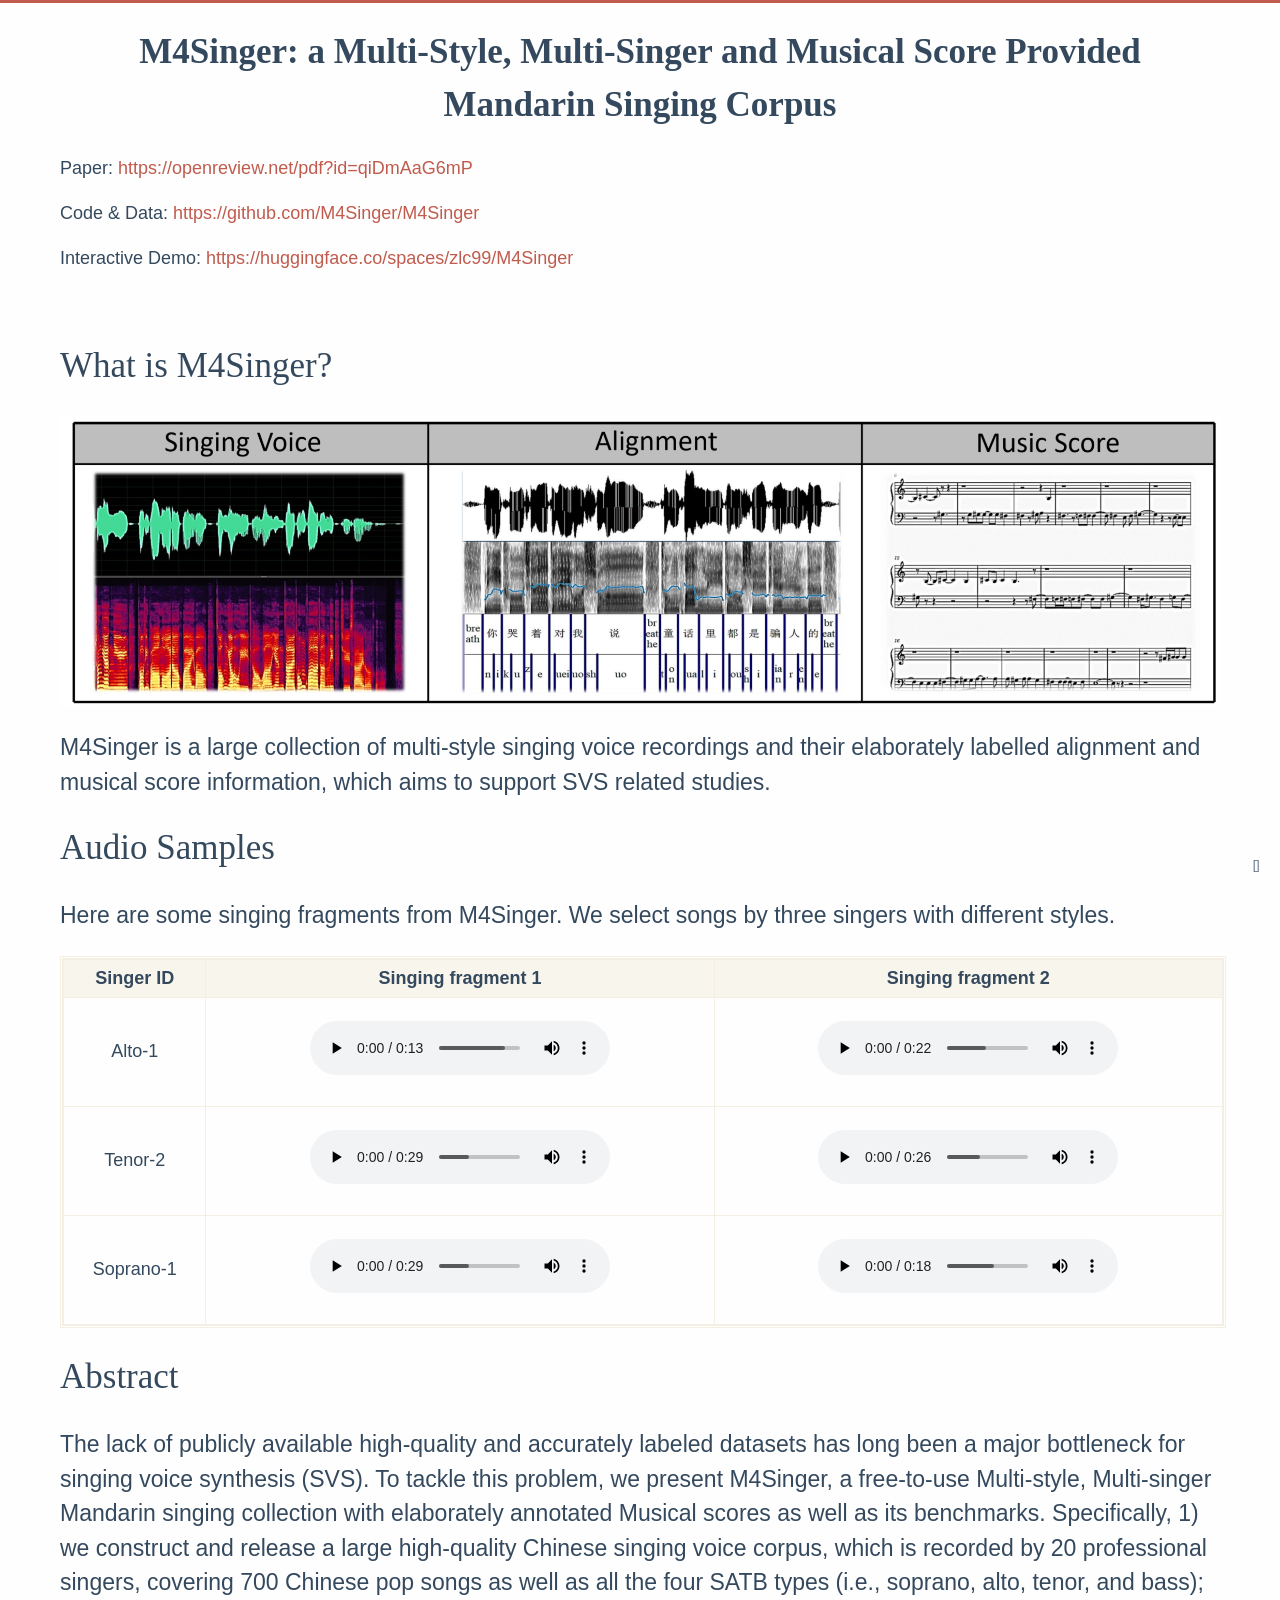
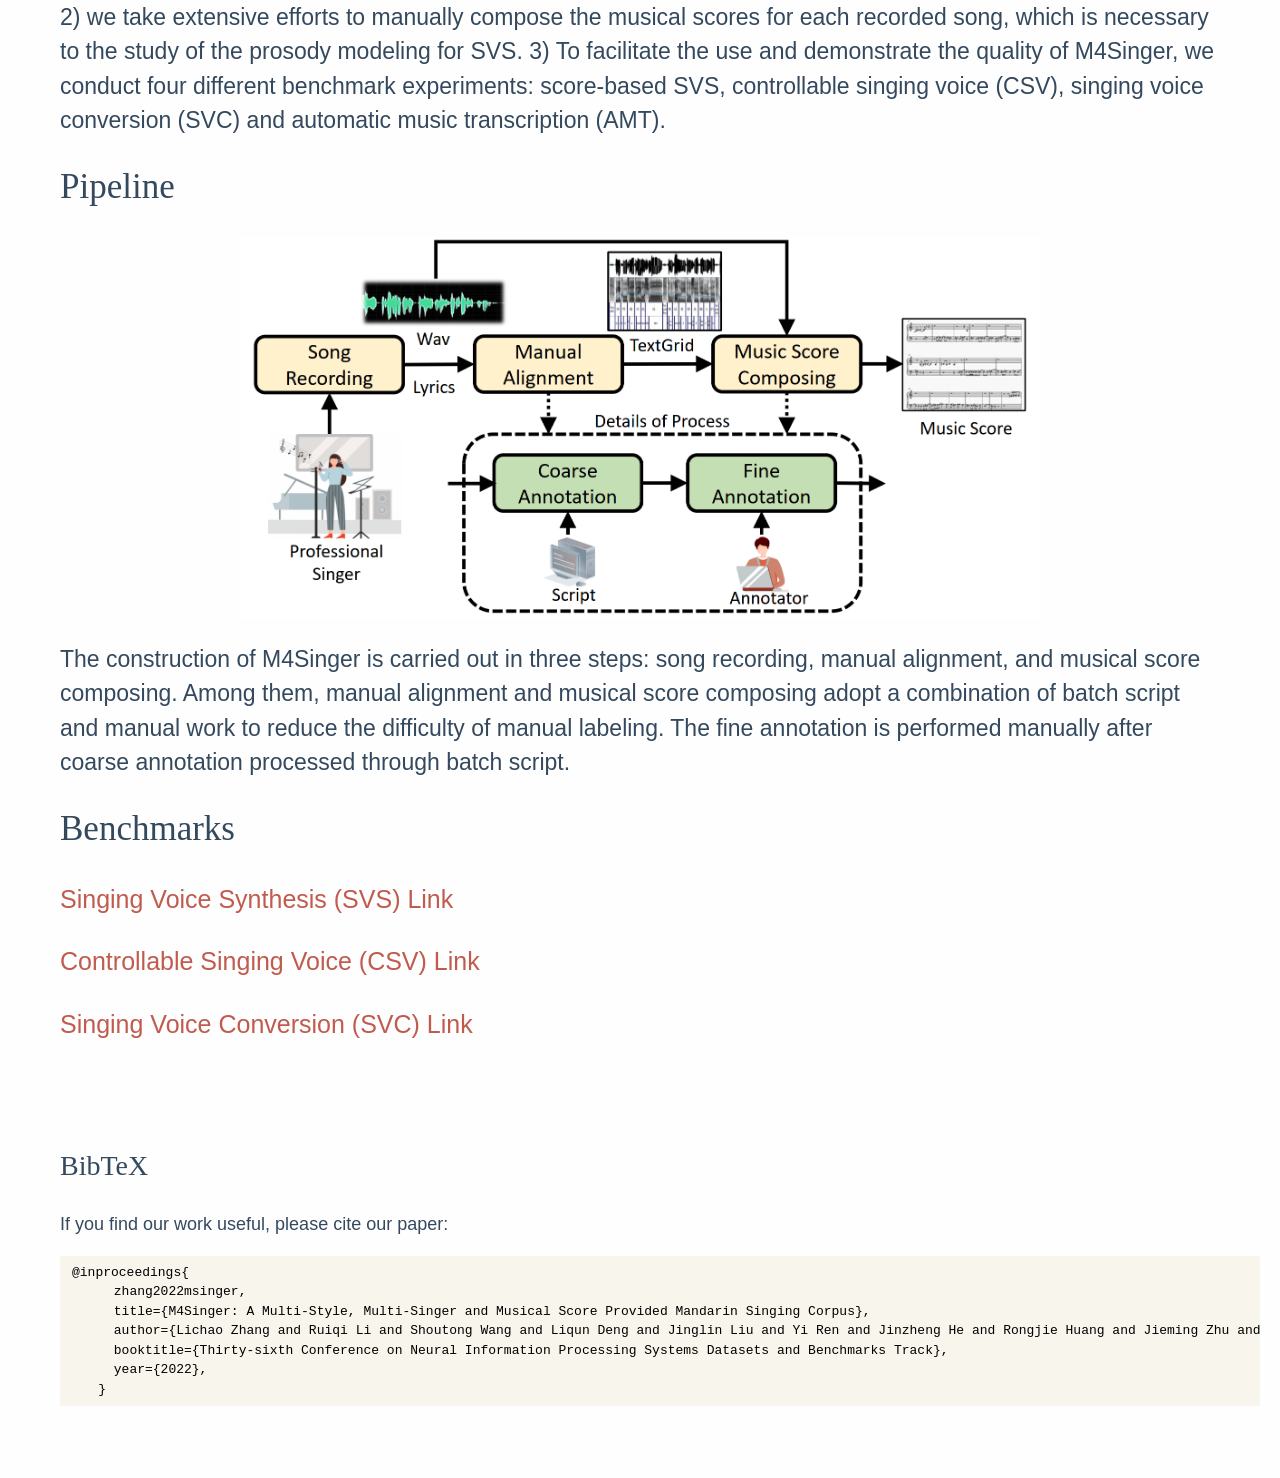
<file: index.html>
<!DOCTYPE html>
<html lang="en">
  <head><meta charset="UTF-8"/>
<meta http-equiv="X-UA-Compatible" content="IE=edge" />
<meta name="viewport" content="width=device-width, initial-scale=1, maximum-scale=1"/>


<meta http-equiv="Cache-Control" content="no-transform" />
<meta http-equiv="Cache-Control" content="no-siteapp" />

<meta name="theme-color" content="#f8f5ec" />
<meta name="msapplication-navbutton-color" content="#f8f5ec">
<meta name="apple-mobile-web-app-capable" content="yes">
<meta name="apple-mobile-web-app-status-bar-style" content="#f8f5ec">

<link rel="alternate" href="/default" title="M4Singer" ><link rel="shortcut icon" type="image/x-icon" href="/favicon.ico?v=2.11.1" />
<link rel="canonical" href="http://yoursite.com/"/>

<link rel="stylesheet" type="text/css" href="/lib/fancybox/jquery.fancybox.css" />
<link rel="stylesheet" type="text/css" href="/css/style.css?v=2.11.1" />

<script>
  window.config = {"leancloud":{"app_id":null,"app_key":null},"toc":true,"fancybox":true,"pjax":"","latex":false};
</script>

    <title>M4Singer</title>
  <meta name="generator" content="Hexo 6.0.0"></head>

  <body><div id="mobile-navbar" class="mobile-navbar">
  <div class="mobile-header-logo">
    <a href="/." class="logo">M4Singer</a>
  </div>
  <div class="mobile-navbar-icon">
    <span></span>
    <span></span>
    <span></span>
  </div>
</div>

<nav id="mobile-menu" class="mobile-menu slideout-menu">
  <ul class="mobile-menu-list"><a href="/">
        <li class="mobile-menu-item">Home
          </li>
      </a></ul>
</nav>
<div class="container" id="mobile-panel">
      <header id="header" class="header"></header>

      <main id="main" class="main">
        <div class="content-wrapper">
          <div id="content" class="content"><section id="posts" class="posts"><article class="post">
    <header class="post-header">
      <h1 style="text-align: center">M4Singer: a Multi-Style, Multi-Singer and Musical Score Provided Mandarin Singing Corpus</h1>
 
      <div class="post-meta"></div>
    </header>

    <div class="post-content">

    
    <p style="font-size:18px;" >Paper: <a href="https://openreview.net/pdf?id=qiDmAaG6mP">https://openreview.net/pdf?id=qiDmAaG6mP</a></p>
    <p style="font-size:18px;">Code & Data: <a href="https://github.com/M4Singer/M4Singer">https://github.com/M4Singer/M4Singer</a></p>
    <p style="font-size:18px;">Interactive Demo: <a href="https://huggingface.co/spaces/zlc99/M4Singer">https://huggingface.co/spaces/zlc99/M4Singer</a></p>

    <br />

<h1 id="What" ><a href="#What" class="headerlink" title="What"></a>What is M4Singer?</h1><p></p>
      <div style="text-align:center;">
        <img  id="content" width="1200" src="m4singer/image/content.png"/>
      </div>
      <p style="font-size:23px;">
        M4Singer is a large collection of multi-style singing voice recordings
        and their elaborately labelled alignment and musical score information, which aims to support SVS
        related studies.</p>
</ol>

<h1 id="Samples" ><a href="#Samples" class="headerlink" title="Samples"></a>Audio Samples</h1><p></p>

<p style="font-size:23px;">
  Here are some singing fragments from M4Singer. We select songs by three singers with different styles.
</p>
    <table>
      <thead>
      <tr>
      <th style="text-align:center"><strong>Singer ID</strong></th>
      <th style="text-align:center"><strong>Singing fragment 1</strong></th>
      <th style="text-align:center"><strong>Singing fragment 2</strong></th>
      </tr>
      </thead>
      <tbody>
      <tr>
      <td style="text-align:center">Alto-1</td>
      <td style="text-align:center"><figure >
      <audio controls preload="metadata">
      <source src="m4singer/audio/samples/Alto-1_1.wav" type="audio/wav">
      </audio>
      
      </figure>
      </td>
      <td style="text-align:center"><figure >
      <audio controls preload="metadata">
      <source src="m4singer/audio/samples/Alto-1_2.wav" type="audio/wav">
      </audio>
      
      </figure>
      </td>
      </tr>
      <tr>
      <td style="text-align:center">Tenor-2</td>
      <td style="text-align:center"><figure >
      <audio controls preload="metadata">
      <source src="m4singer/audio/samples/Tenor-2_1.wav" type="audio/wav">
      </audio>
      
      </figure>
      </td>
      <td style="text-align:center"><figure >
      <audio controls preload="metadata">
      <source src="m4singer/audio/samples/Tenor-2_2.wav" type="audio/wav">
      </audio>

      </figure>
      </td>
      </tr>
      <tr>
      <td style="text-align:center">Soprano-1</td>
      <td style="text-align:center"><figure >
      <audio controls preload="metadata">
      <source src="m4singer/audio/samples/Soprano-1_1.wav" type="audio/wav">
      </audio>
      
      </figure>
      </td>
      <td style="text-align:center"><figure >
      <audio controls preload="metadata">
      <source src="m4singer/audio/samples/Soprano-1_2.wav" type="audio/wav">
      </audio>
      
      </figure>
      </td>
      </tr>
      </tbody>
      </table>
</ol>

<h1 id="Abstract" ><a href="#Abstract" class="headerlink" title="Abstract"></a>Abstract</h1><p></p>
      <p style="font-size:23px;">
        The lack of publicly available high-quality and accurately labeled datasets has long
        been a major bottleneck for singing voice synthesis (SVS). To tackle this problem,
        we present M4Singer, a free-to-use Multi-style, Multi-singer Mandarin singing
        collection with elaborately annotated Musical scores as well as its benchmarks.
        Specifically, 1) we construct and release a large high-quality Chinese singing voice
        corpus, which is recorded by 20 professional singers, covering 700 Chinese pop
        songs as well as all the four SATB types (i.e., soprano, alto, tenor, and bass);
        2) we take extensive efforts to manually compose the musical scores for each
        recorded song, which is necessary to the study of the prosody modeling for SVS.
        3) To facilitate the use and demonstrate the quality of M4Singer, we conduct four
        different benchmark experiments: score-based SVS, controllable singing voice
        (CSV), singing voice conversion (SVC) and automatic music transcription (AMT).
      </p>
</ol>

<h1 id="Pipeline" ><a href="#Pipeline" class="Peaderlink" title="Pipeline"></a>Pipeline</h1><p></p>
<div style="text-align:center;">
  <img id="content" width="800" src="m4singer/image/biaozhu.jpg"/>
</div>
<p style="font-size:23px;">
  The construction of M4Singer is carried out in three steps: song recording,
  manual alignment, and musical score composing. Among them, manual alignment and musical score
  composing adopt a combination of batch script and manual work to reduce the difficulty of manual
  labeling. The fine annotation is performed manually after coarse annotation processed through batch
  script.
</p>
</ol>

<h1 id="Benchmarks" ><a href="#Benchmarks" class="headerlink" title="Benchmarks"></a>Benchmarks</h1><p></p>
        <p style="font-size:25px;"><a href="https://huggingface.co/spaces/zlc99/M4Singer">Singing Voice Synthesis (SVS) Link</a></p>
        <p style="font-size:25px;"><a href="csv_index.html">Controllable Singing Voice (CSV) Link</a></p>
        <p style="font-size:25px;"><a href="svc_index.html">Singing Voice Conversion (SVC) Link</a></p>
</ol><br /><br />

<section class="section" id="BibTeX">
  <div class="container is-max-desktop content">
    <h2 class="title">BibTeX</h2>
    <p>If you find our work useful, please cite our paper:</p>
    <pre><code style="color:rgb(0, 0, 0);">@inproceedings{
      zhang2022msinger,
      title={M4Singer: A Multi-Style, Multi-Singer and Musical Score Provided Mandarin Singing Corpus},
      author={Lichao Zhang and Ruiqi Li and Shoutong Wang and Liqun Deng and Jinglin Liu and Yi Ren and Jinzheng He and Rongjie Huang and Jieming Zhu and Xiao Chen and Zhou Zhao},
      booktitle={Thirty-sixth Conference on Neural Information Processing Systems Datasets and Benchmarks Track},
      year={2022},
    }
</code></pre>
  </div>
</section>

<h3 id><a href="#" class="headerlink" title></a></h3>
        </div></article>
      <nav class="pagination"></nav></section></div></div>
      </main>

      <footer id="footer" class="footer"></footer>

      <div class="back-to-top" id="back-to-top">
        <i class="iconfont icon-up"></i>
      </div>
    </div><script type="text/javascript" src="/lib/jquery/jquery.min.js"></script>
  <script type="text/javascript" src="/lib/slideout/slideout.js"></script>
  <script type="text/javascript" src="/lib/fancybox/jquery.fancybox.pack.js"></script>
  <script type="text/javascript" src="/js/src/even.js?v=2.11.1"></script>
</body>
</html>
</file>
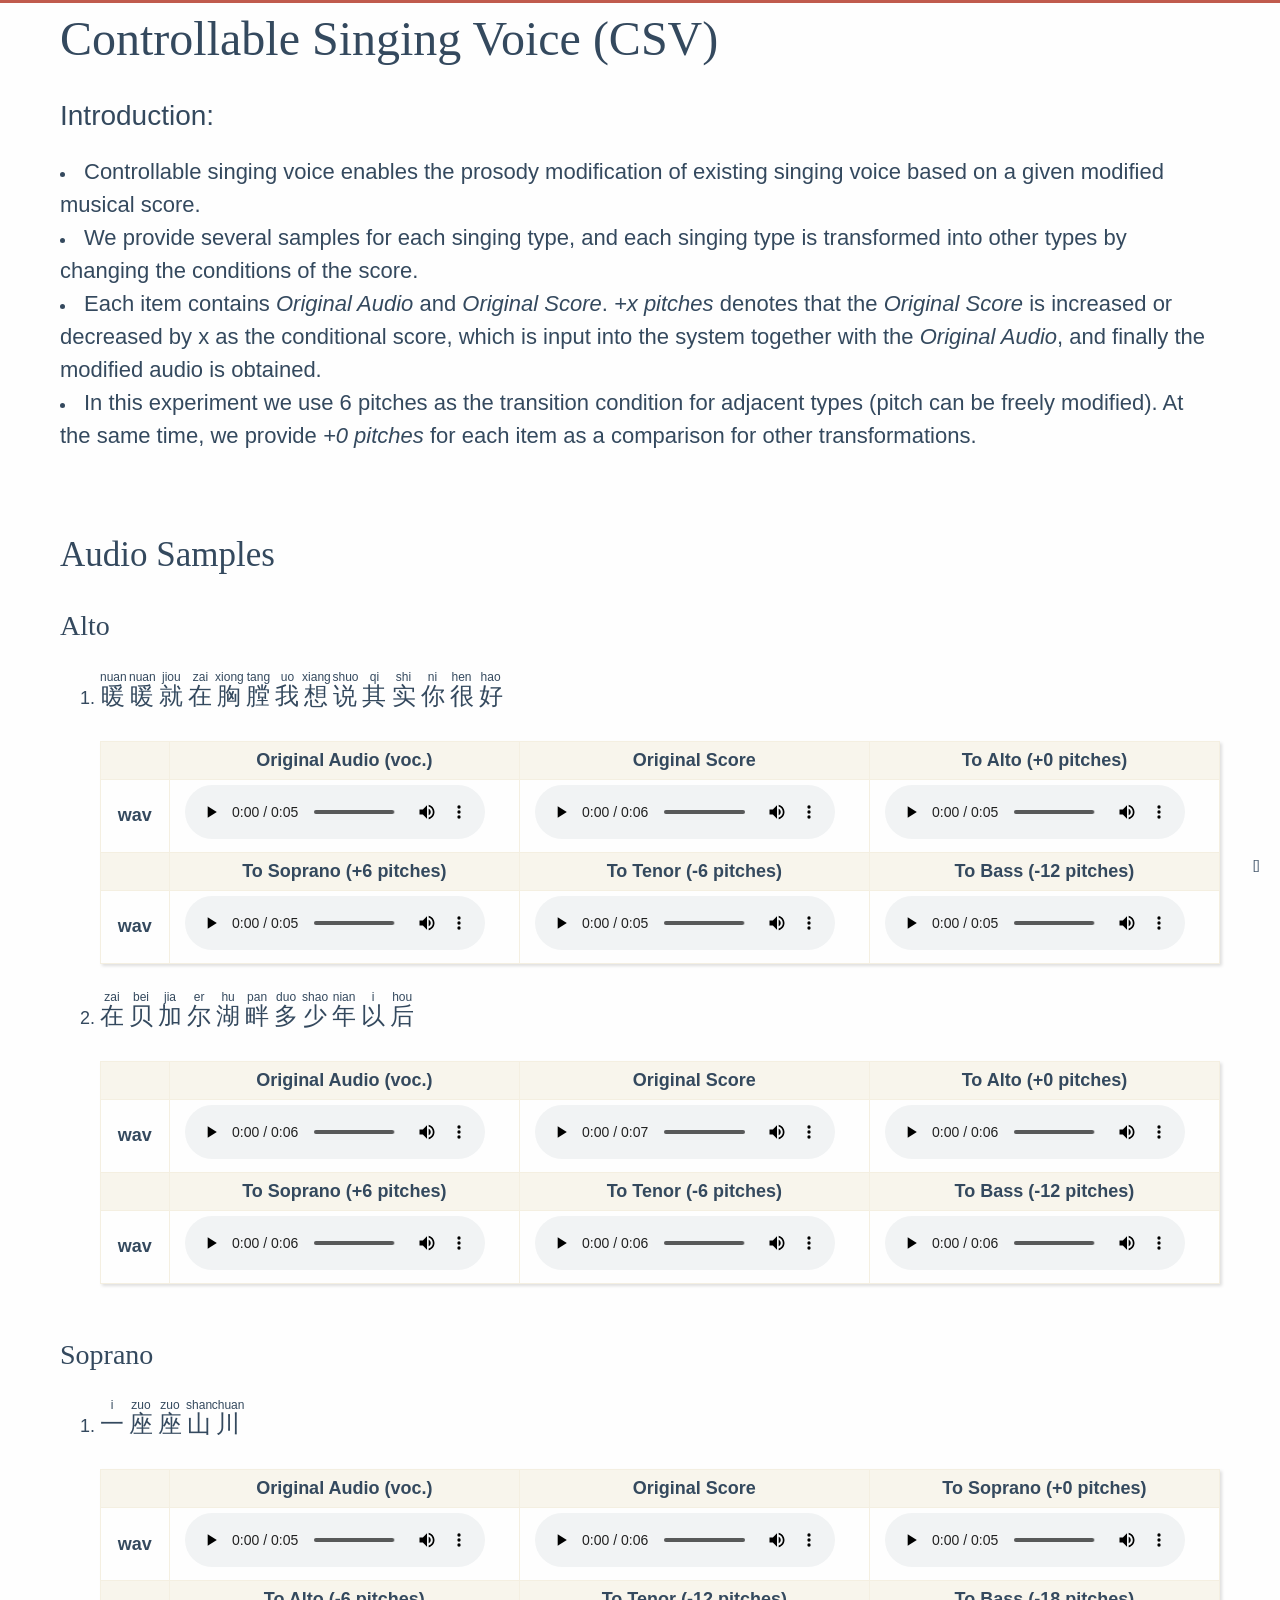
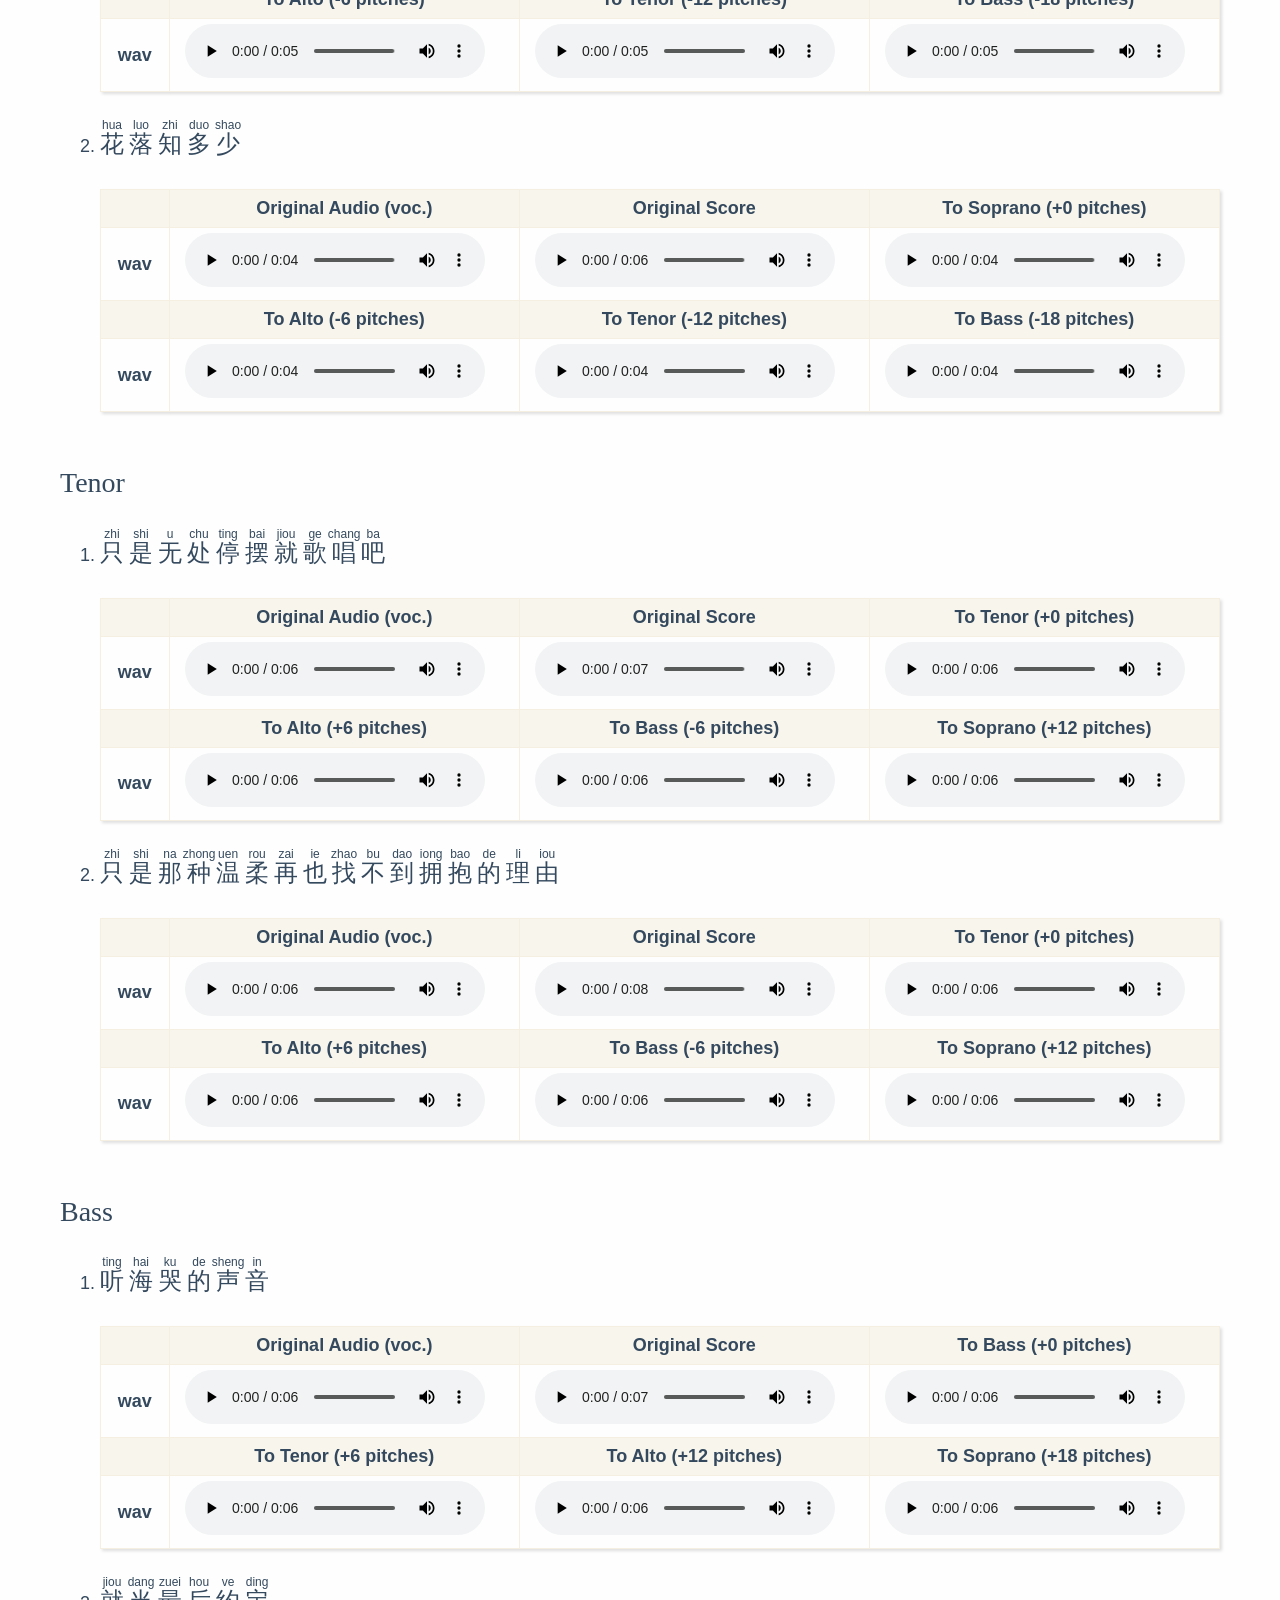
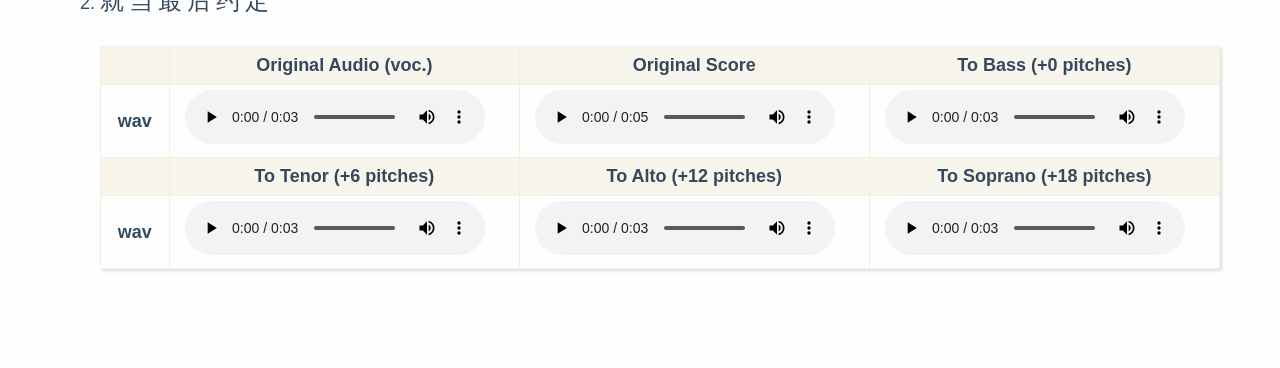
<file: csv_index.html>
<!DOCTYPE html>
<html lang="en">
  <head><meta charset="UTF-8"/>
<meta http-equiv="X-UA-Compatible" content="IE=edge" />
<meta name="viewport" content="width=device-width, initial-scale=1, maximum-scale=1"/>


<meta http-equiv="Cache-Control" content="no-transform" />
<meta http-equiv="Cache-Control" content="no-siteapp" />

<meta name="theme-color" content="#f8f5ec" />
<meta name="msapplication-navbutton-color" content="#f8f5ec">
<meta name="apple-mobile-web-app-capable" content="yes">
<meta name="apple-mobile-web-app-status-bar-style" content="#f8f5ec">

<link rel="alternate" href="/default" title="M4Singer" ><link rel="shortcut icon" type="image/x-icon" href="/favicon.ico?v=2.11.1" />
<link rel="canonical" href="http://yoursite.com/"/>

<link rel="stylesheet" type="text/css" href="/lib/fancybox/jquery.fancybox.css" />
<link rel="stylesheet" type="text/css" href="/css/style.css?v=2.11.1" />

<script>
  window.config = {"leancloud":{"app_id":null,"app_key":null},"toc":true,"fancybox":true,"pjax":"","latex":false};
</script>

    <title>M4Singer</title>
  <meta name="generator" content="Hexo 6.0.0"></head>

  <body><div id="mobile-navbar" class="mobile-navbar">
  <div class="mobile-header-logo">
    <a href="/." class="logo">M4Singer</a>
  </div>
  <div class="mobile-navbar-icon">
    <span></span>
    <span></span>
    <span></span>
  </div>
</div>

<nav id="mobile-menu" class="mobile-menu slideout-menu">
  <ul class="mobile-menu-list"><a href="/">
        <li class="mobile-menu-item">Home
          </li>
      </a></ul>
</nav>
<div class="container" id="mobile-panel">
      <header id="header" class="header"></header>

      <main id="main" class="main">
        <div class="content-wrapper">
          <div id="content" class="content"><section id="posts" class="posts"><article class="post">
    <header class="post-header">
      <h1 class="post-title">Controllable Singing Voice (CSV)</h1>

      <div class="post-meta"></div>
    </header>

    <div class="post-content">


<p><span style="text-align: left;font-size: 28px;">Introduction:</span><br /></p>
<li><span style="text-align: left;font-size: 22px;">Controllable singing voice enables the prosody modification of existing singing voice based on a given modified musical score.</span><br /></li>
<li><span style="text-align: left;font-size: 22px;">We provide several samples for each singing type, and each singing type is transformed into other types by changing the conditions of the score.</span><br /></li>
        <li><span style="text-align: left;font-size: 22px;">Each item contains <i>Original Audio</i> and <i>Original Score</i>. <i>+x pitches</i> denotes that the <i>Original Score</i> is increased or decreased by x as the conditional score, which is input into the system together with the <i>Original Audio</i>, and finally the modified audio is obtained.</span><br /></li>
        <li><span style="text-align: left;font-size: 22px;">In this experiment we use 6 pitches as the transition condition for adjacent types (pitch can be freely modified). At the same time, we provide <i>+0 pitches</i> for each item as a comparison for other transformations.</span><br /></li>
        <br /><br />


<h1 id="Audio-Samples"><a href="#Audio-Samples" class="headerlink" title="Audio Samples"></a>Audio Samples</h1><p></p>

        <h2 id="CSV-Alto"><a href="#CSV-Alto" class="headerlink" title="Alto"></a>Alto</h2><ol>
        <li>
            <ruby style="text-align: center;font-size: 24px;">暖<rt>nuan</rt></ruby>
            <ruby style="text-align: center;font-size: 24px;">暖<rt>nuan</rt></ruby>
            <ruby style="text-align: center;font-size: 24px;">就<rt>jiou</rt></ruby>
            <ruby style="text-align: center;font-size: 24px;">在<rt>zai</rt></ruby>
            <ruby style="text-align: center;font-size: 24px;">胸<rt>xiong</rt></ruby>
            <ruby style="text-align: center;font-size: 24px;">膛<rt>tang</rt></ruby>
            <ruby style="text-align: center;font-size: 24px;">我<rt>uo</rt></ruby>
            <ruby style="text-align: center;font-size: 24px;">想<rt>xiang</rt></ruby>
            <ruby style="text-align: center;font-size: 24px;">说<rt>shuo</rt></ruby>
            <ruby style="text-align: center;font-size: 24px;">其<rt>qi</rt></ruby>
            <ruby style="text-align: center;font-size: 24px;">实<rt>shi</rt></ruby>
            <ruby style="text-align: center;font-size: 24px;">你<rt>ni</rt></ruby>
            <ruby style="text-align: center;font-size: 24px;">很<rt>hen</rt></ruby>
            <ruby style="text-align: center;font-size: 24px;">好<rt>hao</rt></ruby>
        </li>
        <br />
    <table style="width: 100%;">
        <thead>
        <tr>
            <th></th>
            <th align="center">Original Audio (voc.)</th>
            <th align="center">Original Score</th>
            <th align="center">To Alto (+0 pitches)</th>
        </tr>
        </thead>
        <tbody>
        <tr>
            <th scope="row">wav</th>
            <td><audio controls><source src="m4singer/audio/CSV/GTvoc/1.wav" type="audio/wav"></audio></td>
            <td><audio controls><source src="m4singer/audio/CSV/midi/1.mp3" type="audio/mp3"></audio></td>
            <td><audio controls><source src="m4singer/audio/CSV/plus0/1.wav" type="audio/wav"></audio></td>
        </tr>
    </tbody>
        <thead>
        <tr>
            <th></th>
            <th align="center">To Soprano (+6 pitches)</th>
            <th align="center">To Tenor (-6 pitches)</th>
            <th align="center">To Bass (-12 pitches)</th>
        </tr>
        </thead>
        <tbody>
        <tr>
            <th scope="row">wav</th>
            <td><audio controls><source src="m4singer/audio/CSV/plus6/1.wav" type="audio/wav"></audio></td>
            <td><audio controls><source src="m4singer/audio/CSV/plus-6/1.wav" type="audio/wav"></audio></td>
            <td><audio controls><source src="m4singer/audio/CSV/plus-12/1.wav" type="audio/wav"></audio></td>
        </tr>
    </tbody>
    </table><br />

                <li>
                    <ruby style="text-align: center;font-size: 24px;">在<rt>zai</rt></ruby>
                    <ruby style="text-align: center;font-size: 24px;">贝<rt>bei</rt></ruby>
                    <ruby style="text-align: center;font-size: 24px;">加<rt>jia</rt></ruby>
                    <ruby style="text-align: center;font-size: 24px;">尔<rt>er</rt></ruby>
                    <ruby style="text-align: center;font-size: 24px;">湖<rt>hu</rt></ruby>
                    <ruby style="text-align: center;font-size: 24px;">畔<rt>pan</rt></ruby>
                    <ruby style="text-align: center;font-size: 24px;">多<rt>duo</rt></ruby>
                    <ruby style="text-align: center;font-size: 24px;">少<rt>shao</rt></ruby>
                    <ruby style="text-align: center;font-size: 24px;">年<rt>nian</rt></ruby>
                    <ruby style="text-align: center;font-size: 24px;">以<rt>i</rt></ruby>
                    <ruby style="text-align: center;font-size: 24px;">后<rt>hou</rt></ruby>
        </li>
        <br />
    <table style="width: 100%;">
        <thead>
        <tr>
            <th></th>
            <th align="center">Original Audio (voc.)</th>
            <th align="center">Original Score</th>
            <th align="center">To Alto (+0 pitches)</th>
        </tr>
        </thead>
        <tbody>
        <tr>
            <th scope="row">wav</th>
            <td><audio controls><source src="m4singer/audio/CSV/GTvoc/2.wav" type="audio/wav"></audio></td>
            <td><audio controls><source src="m4singer/audio/CSV/midi/2.mp3" type="audio/mp3"></audio></td>
            <td><audio controls><source src="m4singer/audio/CSV/plus0/2.wav" type="audio/wav"></audio></td>
        </tr>
    </tbody>
        <thead>
        <tr>
            <th></th>
            <th align="center">To Soprano (+6 pitches)</th>
            <th align="center">To Tenor (-6 pitches)</th>
            <th align="center">To Bass (-12 pitches)</th>
        </tr>
        </thead>
        <tbody>
        <tr>
            <th scope="row">wav</th>
            <td><audio controls><source src="m4singer/audio/CSV/plus6/2.wav" type="audio/wav"></audio></td>
            <td><audio controls><source src="m4singer/audio/CSV/plus-6/2.wav" type="audio/wav"></audio></td>
            <td><audio controls><source src="m4singer/audio/CSV/plus-12/2.wav" type="audio/wav"></audio></td>
        </tr>
    </tbody>
    </table><br />  </ol>


                <h2 id="CSV-Soprano"><a href="#CSV-Soprano" class="headerlink" title="Soprano"></a>Soprano</h2><ol>
        <li>
                    <ruby style="text-align: center;font-size: 24px;">一<rt>i</rt></ruby>
                    <ruby style="text-align: center;font-size: 24px;">座<rt>zuo</rt></ruby>
                    <ruby style="text-align: center;font-size: 24px;">座<rt>zuo</rt></ruby>
                    <ruby style="text-align: center;font-size: 24px;">山<rt>shan</rt></ruby>
                    <ruby style="text-align: center;font-size: 24px;">川<rt>chuan</rt></ruby>
        </li>
        <br />
    <table style="width: 100%;">
        <thead>
        <tr>
            <th></th>
            <th align="center">Original Audio (voc.)</th>
            <th align="center">Original Score</th>
            <th align="center">To Soprano (+0 pitches)</th>
        </tr>
        </thead>
        <tbody>
        <tr>
            <th scope="row">wav</th>
            <td><audio controls><source src="m4singer/audio/CSV/GTvoc/3.wav" type="audio/wav"></audio></td>
            <td><audio controls><source src="m4singer/audio/CSV/midi/3.mp3" type="audio/mp3"></audio></td>
            <td><audio controls><source src="m4singer/audio/CSV/plus0/3.wav" type="audio/wav"></audio></td>
        </tr>
    </tbody>
        <thead>
        <tr>
            <th></th>
            <th align="center">To Alto (-6 pitches)</th>
            <th align="center">To Tenor (-12 pitches)</th>
            <th align="center">To Bass (-18 pitches)</th>
        </tr>
        </thead>
        <tbody>
        <tr>
            <th scope="row">wav</th>
            <td><audio controls><source src="m4singer/audio/CSV/plus-6/3.wav" type="audio/wav"></audio></td>
            <td><audio controls><source src="m4singer/audio/CSV/plus-12/3.wav" type="audio/wav"></audio></td>
            <td><audio controls><source src="m4singer/audio/CSV/plus-18/3.wav" type="audio/wav"></audio></td>
        </tr>
    </tbody>
    </table><br />

           <li>
               <ruby style="text-align: center;font-size: 24px;">花<rt>hua</rt></ruby>
                    <ruby style="text-align: center;font-size: 24px;">落<rt>luo</rt></ruby>
                    <ruby style="text-align: center;font-size: 24px;">知<rt>zhi</rt></ruby>
                    <ruby style="text-align: center;font-size: 24px;">多<rt>duo</rt></ruby>
                    <ruby style="text-align: center;font-size: 24px;">少<rt>shao</rt></ruby>
        </li>
        <br />
    <table style="width: 100%;">
        <thead>
        <tr>
            <th></th>
            <th align="center">Original Audio (voc.)</th>
            <th align="center">Original Score</th>
            <th align="center">To Soprano (+0 pitches)</th>
        </tr>
        </thead>
        <tbody>
        <tr>
            <th scope="row">wav</th>
            <td><audio controls><source src="m4singer/audio/CSV/GTvoc/4.wav" type="audio/wav"></audio></td>
            <td><audio controls><source src="m4singer/audio/CSV/midi/4.mp3" type="audio/mp3"></audio></td>
            <td><audio controls><source src="m4singer/audio/CSV/plus0/4.wav" type="audio/wav"></audio></td>
        </tr>
    </tbody>
        <thead>
        <tr>
            <th></th>
            <th align="center">To Alto (-6 pitches)</th>
            <th align="center">To Tenor (-12 pitches)</th>
            <th align="center">To Bass (-18 pitches)</th>
        </tr>
        </thead>
        <tbody>
        <tr>
            <th scope="row">wav</th>
            <td><audio controls><source src="m4singer/audio/CSV/plus-6/4.wav" type="audio/wav"></audio></td>
            <td><audio controls><source src="m4singer/audio/CSV/plus-12/4.wav" type="audio/wav"></audio></td>
            <td><audio controls><source src="m4singer/audio/CSV/plus-18/4.wav" type="audio/wav"></audio></td>
        </tr>
    </tbody>
    </table><br /> </ol>

                <h2 id="CSV-Tenor"><a href="#CSV-Tenor" class="headerlink" title="Tenor"></a>Tenor</h2><ol>
        <li>
            <ruby style="text-align: center;font-size: 24px;">只<rt>zhi</rt></ruby>
                    <ruby style="text-align: center;font-size: 24px;">是<rt>shi</rt></ruby>
                    <ruby style="text-align: center;font-size: 24px;">无<rt>u</rt></ruby>
                    <ruby style="text-align: center;font-size: 24px;">处<rt>chu</rt></ruby>
                    <ruby style="text-align: center;font-size: 24px;">停<rt>ting</rt></ruby>
                    <ruby style="text-align: center;font-size: 24px;">摆<rt>bai</rt></ruby>
                    <ruby style="text-align: center;font-size: 24px;">就<rt>jiou</rt></ruby>
                    <ruby style="text-align: center;font-size: 24px;">歌<rt>ge</rt></ruby>
                    <ruby style="text-align: center;font-size: 24px;">唱<rt>chang</rt></ruby>
                    <ruby style="text-align: center;font-size: 24px;">吧<rt>ba</rt></ruby>
        </li>
        <br />
    <table style="width: 100%;">
        <thead>
        <tr>
            <th></th>
            <th align="center">Original Audio (voc.)</th>
            <th align="center">Original Score</th>
            <th align="center">To Tenor (+0 pitches)</th>
        </tr>
        </thead>
        <tbody>
        <tr>
            <th scope="row">wav</th>
            <td><audio controls><source src="m4singer/audio/CSV/GTvoc/5.wav" type="audio/wav"></audio></td>
            <td><audio controls><source src="m4singer/audio/CSV/midi/5.mp3" type="audio/mp3"></audio></td>
            <td><audio controls><source src="m4singer/audio/CSV/plus0/5.wav" type="audio/wav"></audio></td>
        </tr>
    </tbody>
        <thead>
        <tr>
            <th></th>
            <th align="center">To Alto (+6 pitches)</th>
            <th align="center">To Bass (-6 pitches)</th>
            <th align="center">To Soprano (+12 pitches)</th>
        </tr>
        </thead>
        <tbody>
        <tr>
            <th scope="row">wav</th>
            <td><audio controls><source src="m4singer/audio/CSV/plus6/5.wav" type="audio/wav"></audio></td>
            <td><audio controls><source src="m4singer/audio/CSV/plus-6/5.wav" type="audio/wav"></audio></td>
            <td><audio controls><source src="m4singer/audio/CSV/plus12/5.wav" type="audio/wav"></audio></td>
        </tr>
    </tbody>
    </table><br />

            <li>
                <ruby style="text-align: center;font-size: 24px;">只<rt>zhi</rt></ruby>
                <ruby style="text-align: center;font-size: 24px;">是<rt>shi</rt></ruby>
                <ruby style="text-align: center;font-size: 24px;">那<rt>na</rt></ruby>
                <ruby style="text-align: center;font-size: 24px;">种<rt>zhong</rt></ruby>
                <ruby style="text-align: center;font-size: 24px;">温<rt>uen</rt></ruby>
                <ruby style="text-align: center;font-size: 24px;">柔<rt>rou</rt></ruby>
                <ruby style="text-align: center;font-size: 24px;">再<rt>zai</rt></ruby>
                <ruby style="text-align: center;font-size: 24px;">也<rt>ie</rt></ruby>
                <ruby style="text-align: center;font-size: 24px;">找<rt>zhao</rt></ruby>
                <ruby style="text-align: center;font-size: 24px;">不<rt>bu</rt></ruby>
                <ruby style="text-align: center;font-size: 24px;">到<rt>dao</rt></ruby>
                <ruby style="text-align: center;font-size: 24px;">拥<rt>iong</rt></ruby>
                <ruby style="text-align: center;font-size: 24px;">抱<rt>bao</rt></ruby>
                <ruby style="text-align: center;font-size: 24px;">的<rt>de</rt></ruby>
                <ruby style="text-align: center;font-size: 24px;">理<rt>li</rt></ruby>
                <ruby style="text-align: center;font-size: 24px;">由<rt>iou</rt></ruby>

        </li>
        <br />
    <table style="width: 100%;">
        <thead>
        <tr>
            <th></th>
            <th align="center">Original Audio (voc.)</th>
            <th align="center">Original Score</th>
            <th align="center">To Tenor (+0 pitches)</th>
        </tr>
        </thead>
        <tbody>
        <tr>
            <th scope="row">wav</th>
            <td><audio controls><source src="m4singer/audio/CSV/GTvoc/6.wav" type="audio/wav"></audio></td>
            <td><audio controls><source src="m4singer/audio/CSV/midi/6.mp3" type="audio/mp3"></audio></td>
            <td><audio controls><source src="m4singer/audio/CSV/plus0/6.wav" type="audio/wav"></audio></td>
        </tr>
    </tbody>
        <thead>
        <tr>
            <th></th>
            <th align="center">To Alto (+6 pitches)</th>
            <th align="center">To Bass (-6 pitches)</th>
            <th align="center">To Soprano (+12 pitches)</th>
        </tr>
        </thead>
        <tbody>
        <tr>
            <th scope="row">wav</th>
            <td><audio controls><source src="m4singer/audio/CSV/plus6/6.wav" type="audio/wav"></audio></td>
            <td><audio controls><source src="m4singer/audio/CSV/plus-6/6.wav" type="audio/wav"></audio></td>
            <td><audio controls><source src="m4singer/audio/CSV/plus12/6.wav" type="audio/wav"></audio></td>
        </tr>
    </tbody>
    </table><br />  </ol>


        <h2 id="CSV-Bass"><a href="#CSV-Bass" class="headerlink" title="Bass"></a>Bass</h2><ol>
        <li>
            <ruby style="text-align: center;font-size: 24px;">听<rt>ting</rt></ruby>
            <ruby style="text-align: center;font-size: 24px;">海<rt>hai</rt></ruby>
            <ruby style="text-align: center;font-size: 24px;">哭<rt>ku</rt></ruby>
            <ruby style="text-align: center;font-size: 24px;">的<rt>de</rt></ruby>
            <ruby style="text-align: center;font-size: 24px;">声<rt>sheng</rt></ruby>
            <ruby style="text-align: center;font-size: 24px;">音<rt>in</rt></ruby>

        </li>
        <br />
    <table style="width: 100%;">
        <thead>
        <tr>
            <th></th>
            <th align="center">Original Audio (voc.)</th>
            <th align="center">Original Score</th>
            <th align="center">To Bass (+0 pitches)</th>
        </tr>
        </thead>
        <tbody>
        <tr>
            <th scope="row">wav</th>
            <td><audio controls><source src="m4singer/audio/CSV/GTvoc/7.wav" type="audio/wav"></audio></td>
            <td><audio controls><source src="m4singer/audio/CSV/midi/7.mp3" type="audio/mp3"></audio></td>
            <td><audio controls><source src="m4singer/audio/CSV/plus0/7.wav" type="audio/wav"></audio></td>
        </tr>
    </tbody>
        <thead>
        <tr>
            <th></th>
            <th align="center">To Tenor (+6 pitches)</th>
            <th align="center">To Alto (+12 pitches)</th>
            <th align="center">To Soprano (+18 pitches)</th>
        </tr>
        </thead>
        <tbody>
        <tr>
            <th scope="row">wav</th>
            <td><audio controls><source src="m4singer/audio/CSV/plus6/7.wav" type="audio/wav"></audio></td>
            <td><audio controls><source src="m4singer/audio/CSV/plus12/7.wav" type="audio/wav"></audio></td>
            <td><audio controls><source src="m4singer/audio/CSV/plus18/7.wav" type="audio/wav"></audio></td>
        </tr>
    </tbody>
    </table><br />

                  <li>
                      <ruby style="text-align: center;font-size: 24px;">就<rt>jiou</rt></ruby>
                      <ruby style="text-align: center;font-size: 24px;">当<rt>dang</rt></ruby>
                      <ruby style="text-align: center;font-size: 24px;">最<rt>zuei</rt></ruby>
                      <ruby style="text-align: center;font-size: 24px;">后<rt>hou</rt></ruby>
                      <ruby style="text-align: center;font-size: 24px;">约<rt>ve</rt></ruby>
                      <ruby style="text-align: center;font-size: 24px;">定<rt>ding</rt></ruby>

        </li>
        <br />
    <table style="width: 100%;">
        <thead>
        <tr>
            <th></th>
            <th align="center">Original Audio (voc.)</th>
            <th align="center">Original Score</th>
            <th align="center">To Bass (+0 pitches)</th>
        </tr>
        </thead>
        <tbody>
        <tr>
            <th scope="row">wav</th>
            <td><audio controls><source src="m4singer/audio/CSV/GTvoc/8.wav" type="audio/wav"></audio></td>
            <td><audio controls><source src="m4singer/audio/CSV/midi/8.mp3" type="audio/mp3"></audio></td>
            <td><audio controls><source src="m4singer/audio/CSV/plus0/8.wav" type="audio/wav"></audio></td>
        </tr>
    </tbody>
        <thead>
        <tr>
            <th></th>
            <th align="center">To Tenor (+6 pitches)</th>
            <th align="center">To Alto (+12 pitches)</th>
            <th align="center">To Soprano (+18 pitches)</th>
        </tr>
        </thead>
        <tbody>
        <tr>
            <th scope="row">wav</th>
            <td><audio controls><source src="m4singer/audio/CSV/plus6/8.wav" type="audio/wav"></audio></td>
            <td><audio controls><source src="m4singer/audio/CSV/plus12/8.wav" type="audio/wav"></audio></td>
            <td><audio controls><source src="m4singer/audio/CSV/plus18/8.wav" type="audio/wav"></audio></td>
        </tr>
    </tbody>
    </table><br /> </ol>

</ol>






<h3 id><a href="#" class="headerlink" title></a></h3>
        </div></article>
      <nav class="pagination"></nav></section></div></div>
      </main>

      <footer id="footer" class="footer"></footer>

      <div class="back-to-top" id="back-to-top">
        <i class="iconfont icon-up"></i>
      </div>
    </div><script type="text/javascript" src="/lib/jquery/jquery.min.js"></script>
  <script type="text/javascript" src="/lib/slideout/slideout.js"></script>
  <script type="text/javascript" src="/lib/fancybox/jquery.fancybox.pack.js"></script>
  <script type="text/javascript" src="/js/src/even.js?v=2.11.1"></script>
</body>
</html>
</file>
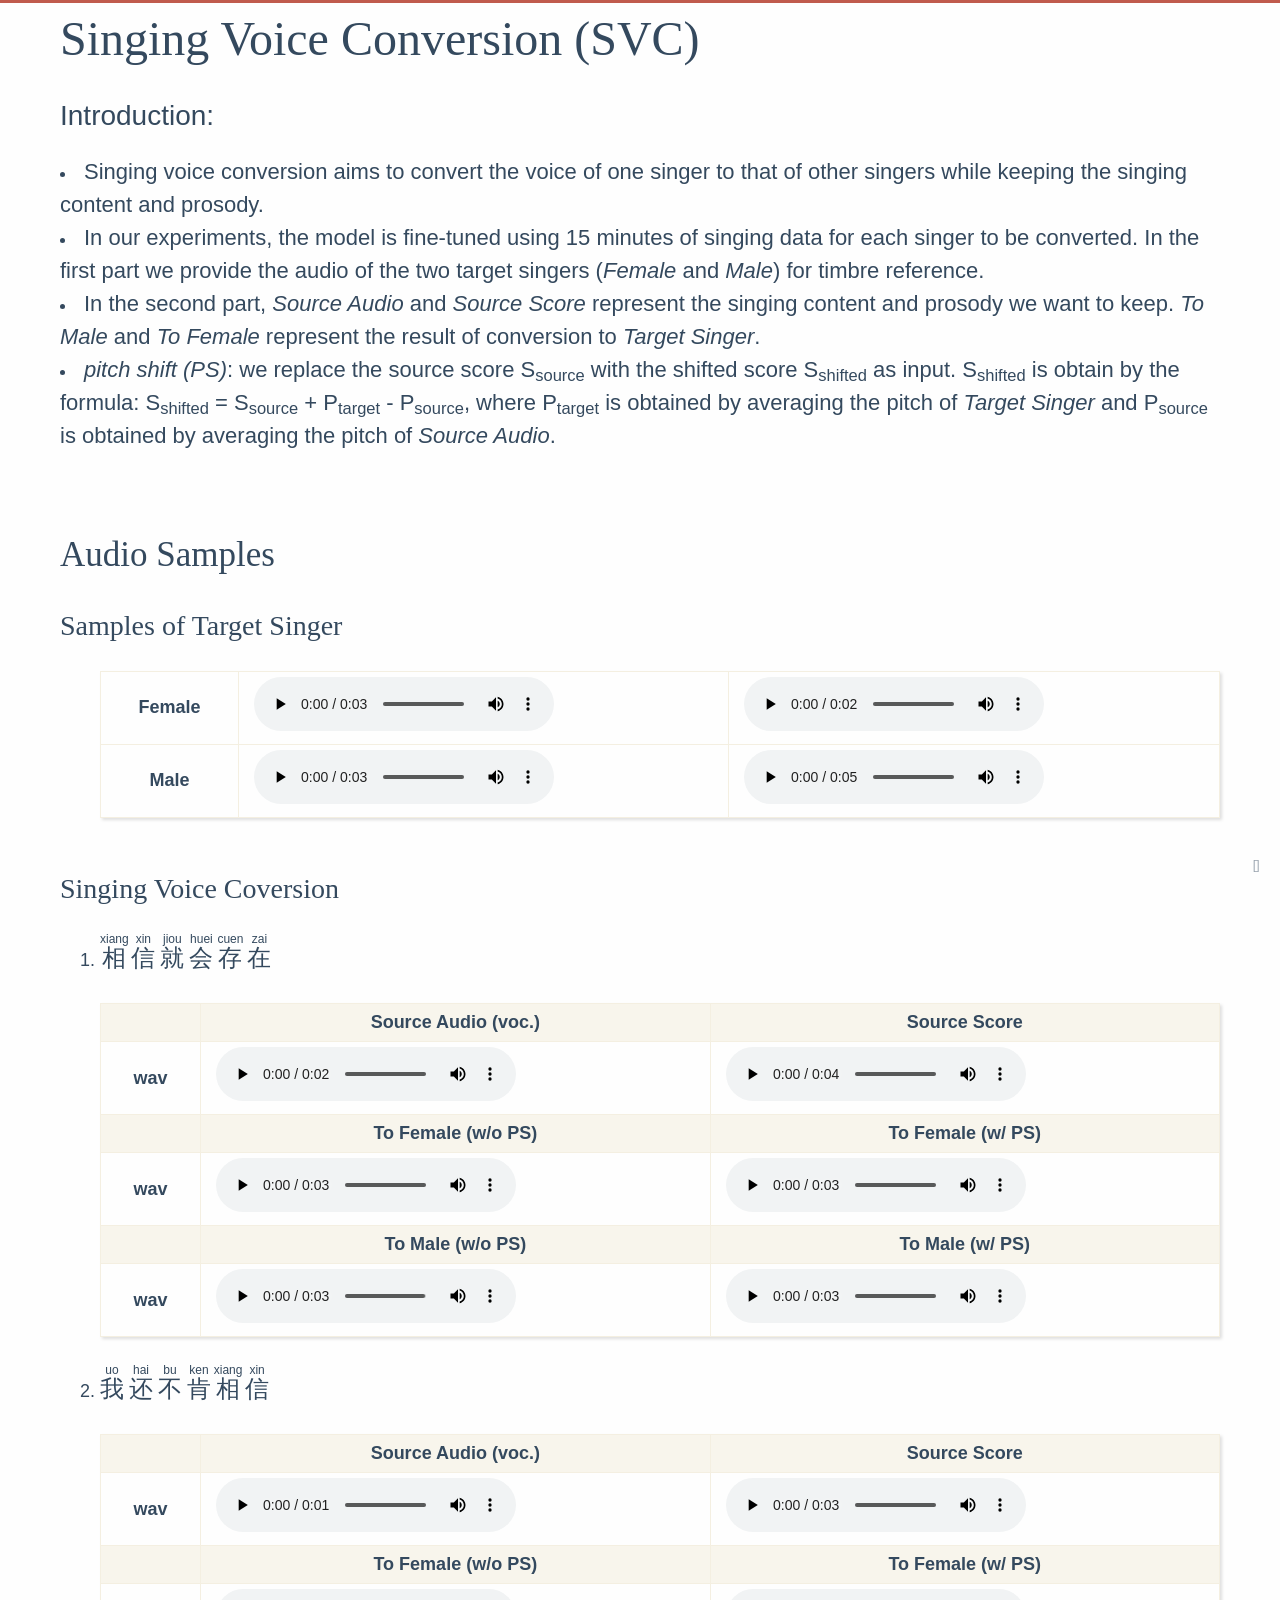
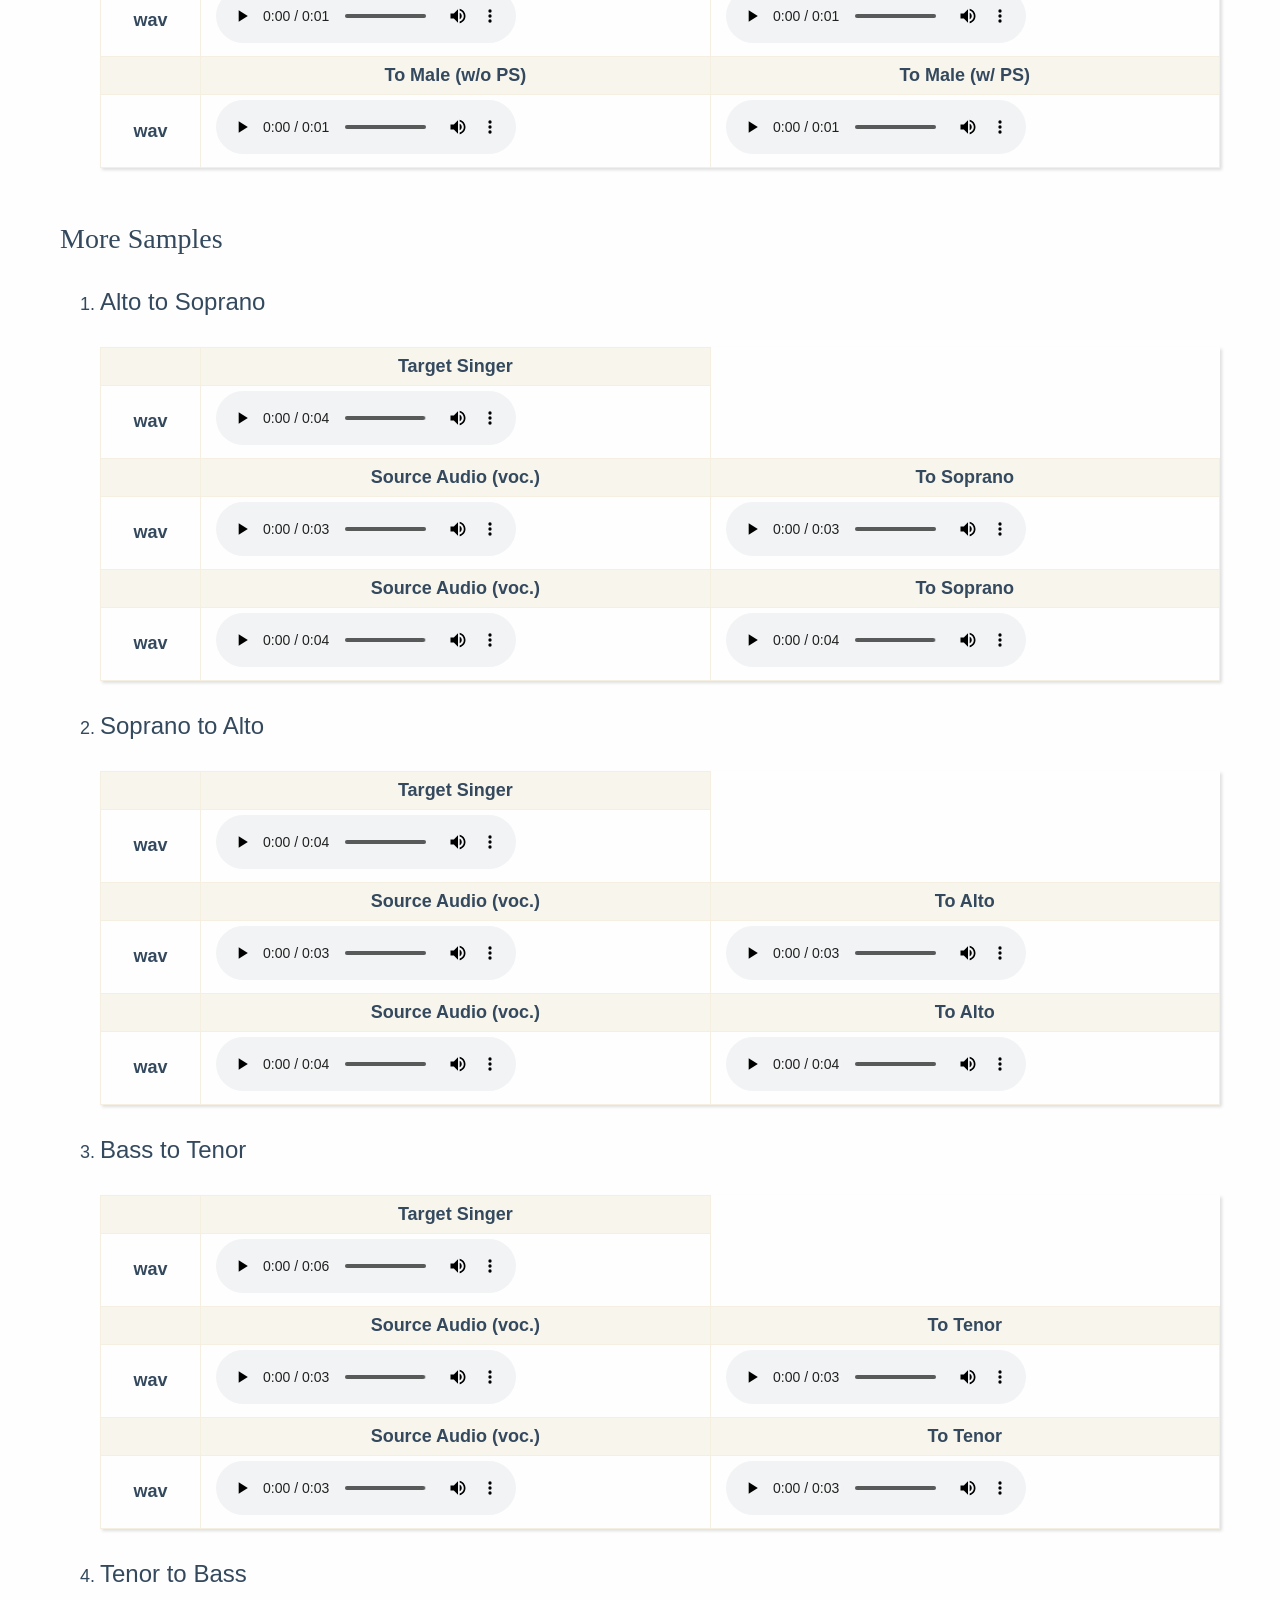
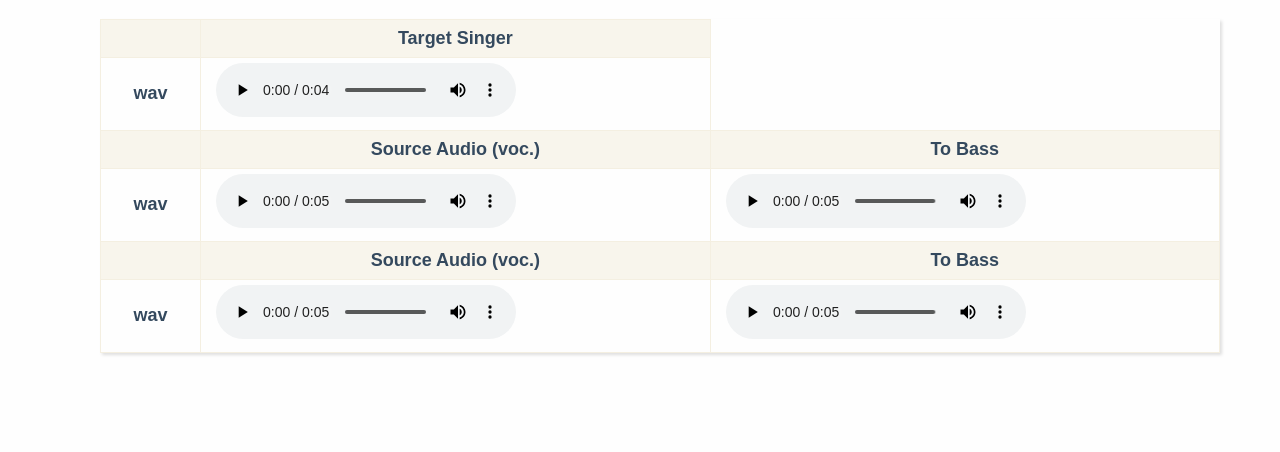
<file: svc_index.html>
<!DOCTYPE html>
<html lang="en">
  <head><meta charset="UTF-8"/>
<meta http-equiv="X-UA-Compatible" content="IE=edge" />
<meta name="viewport" content="width=device-width, initial-scale=1, maximum-scale=1"/>


<meta http-equiv="Cache-Control" content="no-transform" />
<meta http-equiv="Cache-Control" content="no-siteapp" />

<meta name="theme-color" content="#f8f5ec" />
<meta name="msapplication-navbutton-color" content="#f8f5ec">
<meta name="apple-mobile-web-app-capable" content="yes">
<meta name="apple-mobile-web-app-status-bar-style" content="#f8f5ec">

<link rel="alternate" href="/default" title="M4Singer" ><link rel="shortcut icon" type="image/x-icon" href="/favicon.ico?v=2.11.1" />
<link rel="canonical" href="http://yoursite.com/"/>

<link rel="stylesheet" type="text/css" href="/lib/fancybox/jquery.fancybox.css" />
<link rel="stylesheet" type="text/css" href="/css/style.css?v=2.11.1" />

<script>
  window.config = {"leancloud":{"app_id":null,"app_key":null},"toc":true,"fancybox":true,"pjax":"","latex":false};
</script>

    <title>M4Singer</title>
  <meta name="generator" content="Hexo 6.0.0"></head>

  <body><div id="mobile-navbar" class="mobile-navbar">
  <div class="mobile-header-logo">
    <a href="/." class="logo">M4Singer</a>
  </div>
  <div class="mobile-navbar-icon">
    <span></span>
    <span></span>
    <span></span>
  </div>
</div>

<nav id="mobile-menu" class="mobile-menu slideout-menu">
  <ul class="mobile-menu-list"><a href="/">
        <li class="mobile-menu-item">Home
          </li>
      </a></ul>
</nav>
<div class="container" id="mobile-panel">
      <header id="header" class="header"></header>

      <main id="main" class="main">
        <div class="content-wrapper">
          <div id="content" class="content"><section id="posts" class="posts"><article class="post">
    <header class="post-header">
      <h1 class="post-title">Singing Voice Conversion (SVC)</h1>

      <div class="post-meta"></div>
    </header>

    <div class="post-content">

  <p><span style="text-align: left;font-size: 28px;">Introduction:</span><br /></p>
<li><span style="text-align: left;font-size: 22px;">Singing voice conversion aims to convert the voice of one singer to that of other singers while keeping the singing content and prosody.</span><br /></li>
        <li><span style="text-align: left;font-size: 22px;">In our experiments, the model is fine-tuned using 15 minutes of singing data for each singer to be converted. In the first part we provide the audio of the two target singers (<i>Female</i> and <i>Male</i>) for timbre reference.</span><br /></li>
        <li><span style="text-align: left;font-size: 22px;">In the second part, <i>Source Audio</i> and <i>Source Score</i> represent the singing content and prosody we want to keep. <i>To Male</i> and <i>To Female</i> represent the result of conversion to <i>Target Singer</i>.</span><br /></li>
        <li><span style="text-align: left;font-size: 22px;"><i>pitch shift (PS)</i>: we replace the source score S<sub>source</sub> with the shifted score S<sub>shifted</sub> as input. S<sub>shifted</sub> is obtain by the formula: S<sub>shifted</sub> = S<sub>source</sub>  + P<sub>target</sub> - P<sub>source</sub>, where P<sub>target</sub> is obtained by averaging the pitch of <i>Target Singer</i> and P<sub>source</sub> is obtained by averaging the pitch of <i>Source Audio</i>.</span><br /></li>
        <br /><br />



<h1 id="Audio-Samples"><a href="#Audio-Samples" class="headerlink" title="Audio Samples"></a>Audio Samples</h1>

        <h2 id="Ref"><a href="#Ref" class="headerlink" title="Ref"></a>Samples of Target Singer</h2><ol>

    <table style="width: 100%;">
        <tbody>
        <tr>
            <th scope="row">Female</th>
            <td><audio controls><source src="m4singer/audio/SVC/ref/ref_f1.wav" type="audio/wav"></audio></td>
            <td><audio controls><source src="m4singer/audio/SVC/ref/ref_f2.wav" type="audio/wav"></audio></td>
        </tr>
        </tbody>
        <tbody>
        <tr>
            <th scope="row">Male</th>
            <td><audio controls><source src="m4singer/audio/SVC/ref/ref_m1.wav" type="audio/wav"></audio></td>
            <td><audio controls><source src="m4singer/audio/SVC/ref/ref_m2.wav" type="audio/wav"></audio></td>
        </tr>
    </tbody>
    </table><br /></ol>



        <h2 id="SVC"><a href="#SVC" class="headerlink" title="SVC"></a>Singing Voice Coversion</h2><ol>
        <li>
            <ruby style="text-align: center;font-size: 24px;">相<rt>xiang</rt></ruby>
            <ruby style="text-align: center;font-size: 24px;">信<rt>xin</rt></ruby>
            <ruby style="text-align: center;font-size: 24px;">就<rt>jiou</rt></ruby>
            <ruby style="text-align: center;font-size: 24px;">会<rt>huei</rt></ruby>
            <ruby style="text-align: center;font-size: 24px;">存<rt>cuen</rt></ruby>
            <ruby style="text-align: center;font-size: 24px;">在<rt>zai</rt></ruby>
        </li>
        <br />
    <table style="width: 100%;">
        <thead>
        <tr>
            <th></th>
            <th align="center">Source Audio (voc.)</th>
            <th align="center">Source Score</th>
        </tr>
        </thead>
        <tbody>
        <tr>
            <th scope="row">wav</th>
            <td><audio controls><source src="m4singer/audio/SVC/GTvoc/1.wav" type="audio/wav"></audio></td>
            <td><audio controls><source src="m4singer/audio/SVC/midi/1.mp3" type="audio/mp3"></audio></td>
        </tr>
        </tbody>

                <thead>
        <tr>
            <th></th>
            <th align="center">To Female (w/o PS)</th>
            <th align="center">To Female (w/ PS)</th>
        </tr>
        </thead>
        <tbody>
        <tr>
            <th scope="row">wav</th>
            <td><audio controls><source src="m4singer/audio/SVC/tof_nops/1.wav" type="audio/wav"></audio></td>
            <td><audio controls><source src="m4singer/audio/SVC/tof_ps/1.wav" type="audio/wav"></audio></td>
        </tr>
        </tbody>

                <thead>
        <tr>
            <th></th>
            <th align="center">To Male (w/o PS)</th>
            <th align="center">To Male (w/ PS)</th>
        </tr>
        </thead>
        <tbody>
        <tr>
            <th scope="row">wav</th>
            <td><audio controls><source src="m4singer/audio/SVC/tom_nops/1.wav" type="audio/wav"></audio></td>
            <td><audio controls><source src="m4singer/audio/SVC/tom_ps/1.wav" type="audio/wav"></audio></td>
        </tr>
        </tbody>
    </table><br />

                 <li>
                     <ruby style="text-align: center;font-size: 24px;">我<rt>uo</rt></ruby>
                     <ruby style="text-align: center;font-size: 24px;">还<rt>hai</rt></ruby>
                     <ruby style="text-align: center;font-size: 24px;">不<rt>bu</rt></ruby>
                     <ruby style="text-align: center;font-size: 24px;">肯<rt>ken</rt></ruby>
                     <ruby style="text-align: center;font-size: 24px;">相<rt>xiang</rt></ruby>
                     <ruby style="text-align: center;font-size: 24px;">信<rt>xin</rt></ruby>

        </li>
        <br />
    <table style="width: 100%;">
        <thead>
        <tr>
            <th></th>
            <th align="center">Source Audio (voc.)</th>
            <th align="center">Source Score</th>
        </tr>
        </thead>
        <tbody>
        <tr>
            <th scope="row">wav</th>
            <td><audio controls><source src="m4singer/audio/SVC/GTvoc/2.wav" type="audio/wav"></audio></td>
            <td><audio controls><source src="m4singer/audio/SVC/midi/2.mp3" type="audio/mp3"></audio></td>
        </tr>
        </tbody>

                <thead>
        <tr>
            <th></th>
            <th align="center">To Female (w/o PS)</th>
            <th align="center">To Female (w/ PS)</th>
        </tr>
        </thead>
        <tbody>
        <tr>
            <th scope="row">wav</th>
            <td><audio controls><source src="m4singer/audio/SVC/tof_nops/2.wav" type="audio/wav"></audio></td>
            <td><audio controls><source src="m4singer/audio/SVC/tof_ps/2.wav" type="audio/wav"></audio></td>
        </tr>
        </tbody>

                <thead>
        <tr>
            <th></th>
            <th align="center">To Male (w/o PS)</th>
            <th align="center">To Male (w/ PS)</th>
        </tr>
        </thead>
        <tbody>
        <tr>
            <th scope="row">wav</th>
            <td><audio controls><source src="m4singer/audio/SVC/tom_nops/2.wav" type="audio/wav"></audio></td>
            <td><audio controls><source src="m4singer/audio/SVC/tom_ps/2.wav" type="audio/wav"></audio></td>
        </tr>
        </tbody>
    </table><br /> </ol>


        <h2 id="More Samples"><a href="#More Samples" class="headerlink" title="More Samples"></a>More Samples</h2><ol>
        <li>
            <ruby style="text-align: center;font-size: 24px;">Alto to Soprano</ruby>
        </li>
        <br />
    <table style="width: 100%;">
        <thead>
        <tr>
            <th></th>
            <th align="center">Target Singer</th>
        </tr>
        </thead>
        <tbody>
        <tr>
            <th scope="row">wav</th>
            <td><audio controls><source src="m4singer/audio/SVC/addition/ref/1.wav" type="audio/wav"></audio></td>
        </tr>
        </tbody>

                <thead>
        <tr>
            <th></th>
            <th align="center">Source Audio (voc.)</th>
            <th align="center">To Soprano</th>
        </tr>
        </thead>
        <tbody>
        <tr>
            <th scope="row">wav</th>
            <td><audio controls><source src="m4singer/audio/SVC/addition/GTvoc/1.wav" type="audio/wav"></audio></td>
            <td><audio controls><source src="m4singer/audio/SVC/addition/AtoS/1.wav" type="audio/wav"></audio></td>
        </tr>
        </tbody>

                <thead>
        <tr>
            <th></th>
            <th align="center">Source Audio (voc.)</th>
            <th align="center">To Soprano</th>
        </tr>
        </thead>
        <tbody>
        <tr>
            <th scope="row">wav</th>
            <td><audio controls><source src="m4singer/audio/SVC/addition/GTvoc/2.wav" type="audio/wav"></audio></td>
            <td><audio controls><source src="m4singer/audio/SVC/addition/AtoS/2.wav" type="audio/wav"></audio></td>
        </tr>
        </tbody>
    </table><br />


        <li>
            <ruby style="text-align: center;font-size: 24px;">Soprano to Alto</ruby>
        </li>
        <br />
    <table style="width: 100%;">
        <thead>
        <tr>
            <th></th>
            <th align="center">Target Singer</th>
        </tr>
        </thead>
        <tbody>
        <tr>
            <th scope="row">wav</th>
            <td><audio controls><source src="m4singer/audio/SVC/addition/ref/2.wav" type="audio/wav"></audio></td>
        </tr>
        </tbody>

                <thead>
        <tr>
            <th></th>
            <th align="center">Source Audio (voc.)</th>
            <th align="center">To Alto</th>
        </tr>
        </thead>
        <tbody>
        <tr>
            <th scope="row">wav</th>
            <td><audio controls><source src="m4singer/audio/SVC/addition/GTvoc/3.wav" type="audio/wav"></audio></td>
            <td><audio controls><source src="m4singer/audio/SVC/addition/StoA/3.wav" type="audio/wav"></audio></td>
        </tr>
        </tbody>

                <thead>
        <tr>
            <th></th>
            <th align="center">Source Audio (voc.)</th>
            <th align="center">To Alto</th>
        </tr>
        </thead>
        <tbody>
        <tr>
            <th scope="row">wav</th>
            <td><audio controls><source src="m4singer/audio/SVC/addition/GTvoc/4.wav" type="audio/wav"></audio></td>
            <td><audio controls><source src="m4singer/audio/SVC/addition/StoA/4.wav" type="audio/wav"></audio></td>
        </tr>
        </tbody>
    </table><br />




        <li>
            <ruby style="text-align: center;font-size: 24px;">Bass to Tenor</ruby>
        </li>
        <br />
    <table style="width: 100%;">
        <thead>
        <tr>
            <th></th>
            <th align="center">Target Singer</th>
        </tr>
        </thead>
        <tbody>
        <tr>
            <th scope="row">wav</th>
            <td><audio controls><source src="m4singer/audio/SVC/addition/ref/3.wav" type="audio/wav"></audio></td>
        </tr>
        </tbody>

                <thead>
        <tr>
            <th></th>
            <th align="center">Source Audio (voc.)</th>
            <th align="center">To Tenor</th>
        </tr>
        </thead>
        <tbody>
        <tr>
            <th scope="row">wav</th>
            <td><audio controls><source src="m4singer/audio/SVC/addition/GTvoc/5.wav" type="audio/wav"></audio></td>
            <td><audio controls><source src="m4singer/audio/SVC/addition/BtoT/5.wav" type="audio/wav"></audio></td>
        </tr>
        </tbody>

                <thead>
        <tr>
            <th></th>
            <th align="center">Source Audio (voc.)</th>
            <th align="center">To Tenor</th>
        </tr>
        </thead>
        <tbody>
        <tr>
            <th scope="row">wav</th>
            <td><audio controls><source src="m4singer/audio/SVC/addition/GTvoc/6.wav" type="audio/wav"></audio></td>
            <td><audio controls><source src="m4singer/audio/SVC/addition/BtoT/6.wav" type="audio/wav"></audio></td>
        </tr>
        </tbody>
    </table><br />



        <li>
            <ruby style="text-align: center;font-size: 24px;">Tenor to Bass</ruby>
        </li>
        <br />
    <table style="width: 100%;">
        <thead>
        <tr>
            <th></th>
            <th align="center">Target Singer</th>
        </tr>
        </thead>
        <tbody>
        <tr>
            <th scope="row">wav</th>
            <td><audio controls><source src="m4singer/audio/SVC/addition/ref/4.wav" type="audio/wav"></audio></td>
        </tr>
        </tbody>

                <thead>
        <tr>
            <th></th>
            <th align="center">Source Audio (voc.)</th>
            <th align="center">To Bass</th>
        </tr>
        </thead>
        <tbody>
        <tr>
            <th scope="row">wav</th>
            <td><audio controls><source src="m4singer/audio/SVC/addition/GTvoc/7.wav" type="audio/wav"></audio></td>
            <td><audio controls><source src="m4singer/audio/SVC/addition/TtoB/7.wav" type="audio/wav"></audio></td>
        </tr>
        </tbody>

                <thead>
        <tr>
            <th></th>
            <th align="center">Source Audio (voc.)</th>
            <th align="center">To Bass</th>
        </tr>
        </thead>
        <tbody>
        <tr>
            <th scope="row">wav</th>
            <td><audio controls><source src="m4singer/audio/SVC/addition/GTvoc/8.wav" type="audio/wav"></audio></td>
            <td><audio controls><source src="m4singer/audio/SVC/addition/TtoB/8.wav" type="audio/wav"></audio></td>
        </tr>
        </tbody>
    </table><br />



    </ol>

</ol>






<h3 id><a href="#" class="headerlink" title></a></h3>
        </div></article>
      <nav class="pagination"></nav></section></div></div>
      </main>

      <footer id="footer" class="footer"></footer>

      <div class="back-to-top" id="back-to-top">
        <i class="iconfont icon-up"></i>
      </div>
    </div><script type="text/javascript" src="/lib/jquery/jquery.min.js"></script>
  <script type="text/javascript" src="/lib/slideout/slideout.js"></script>
  <script type="text/javascript" src="/lib/fancybox/jquery.fancybox.pack.js"></script>
  <script type="text/javascript" src="/js/src/even.js?v=2.11.1"></script>
</body>
</html>
</file>
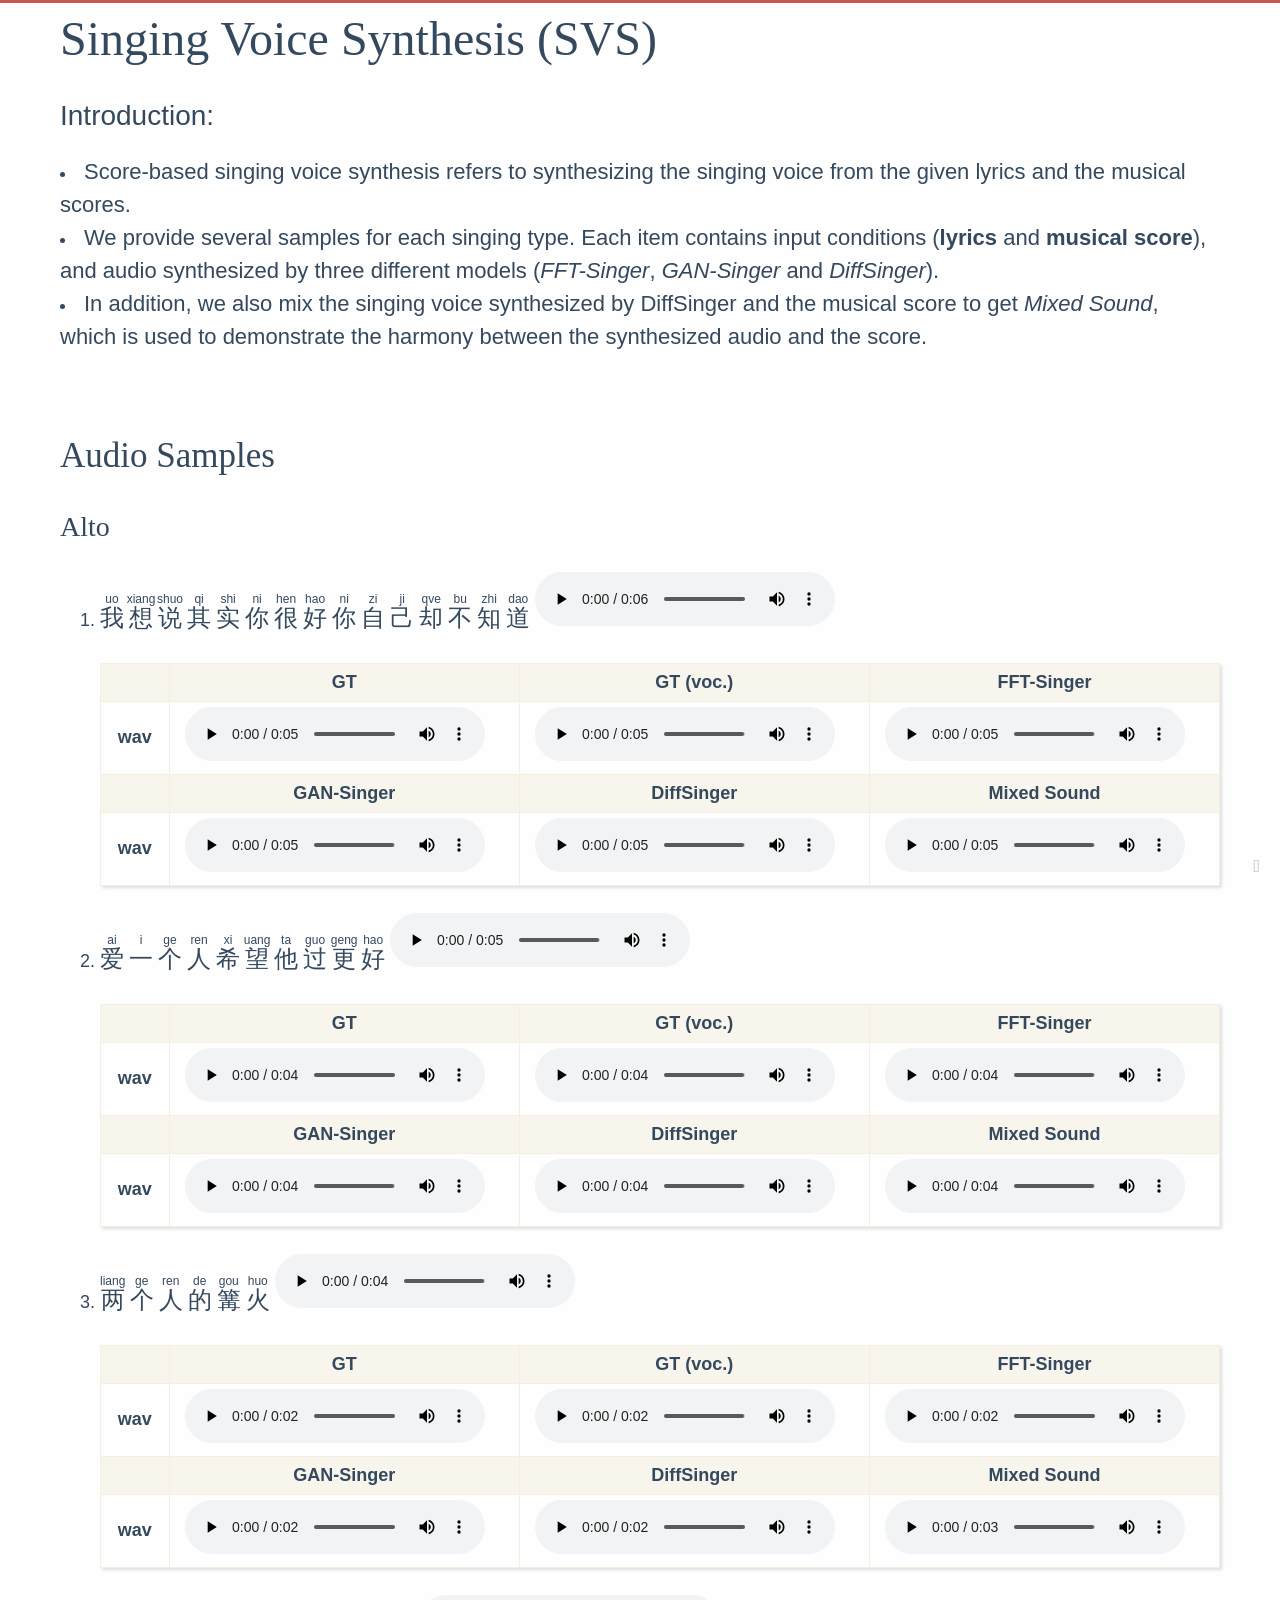
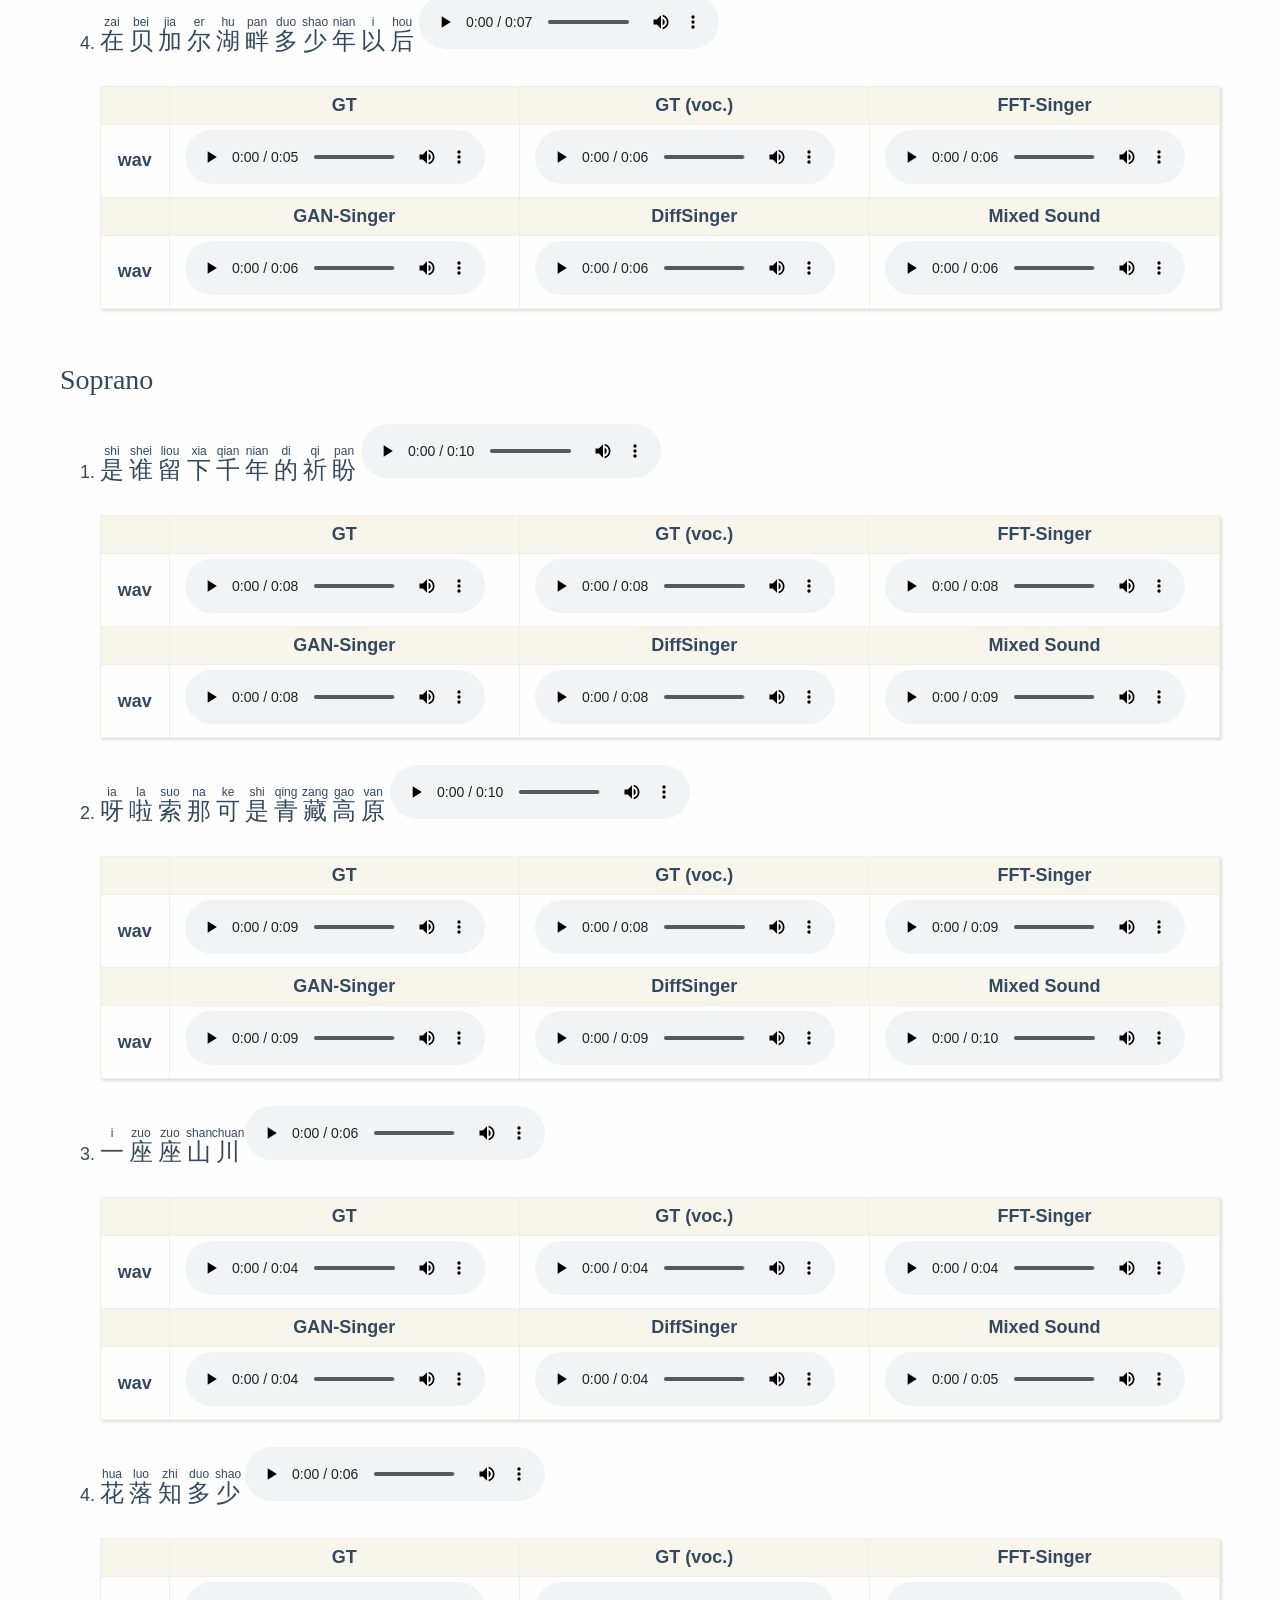
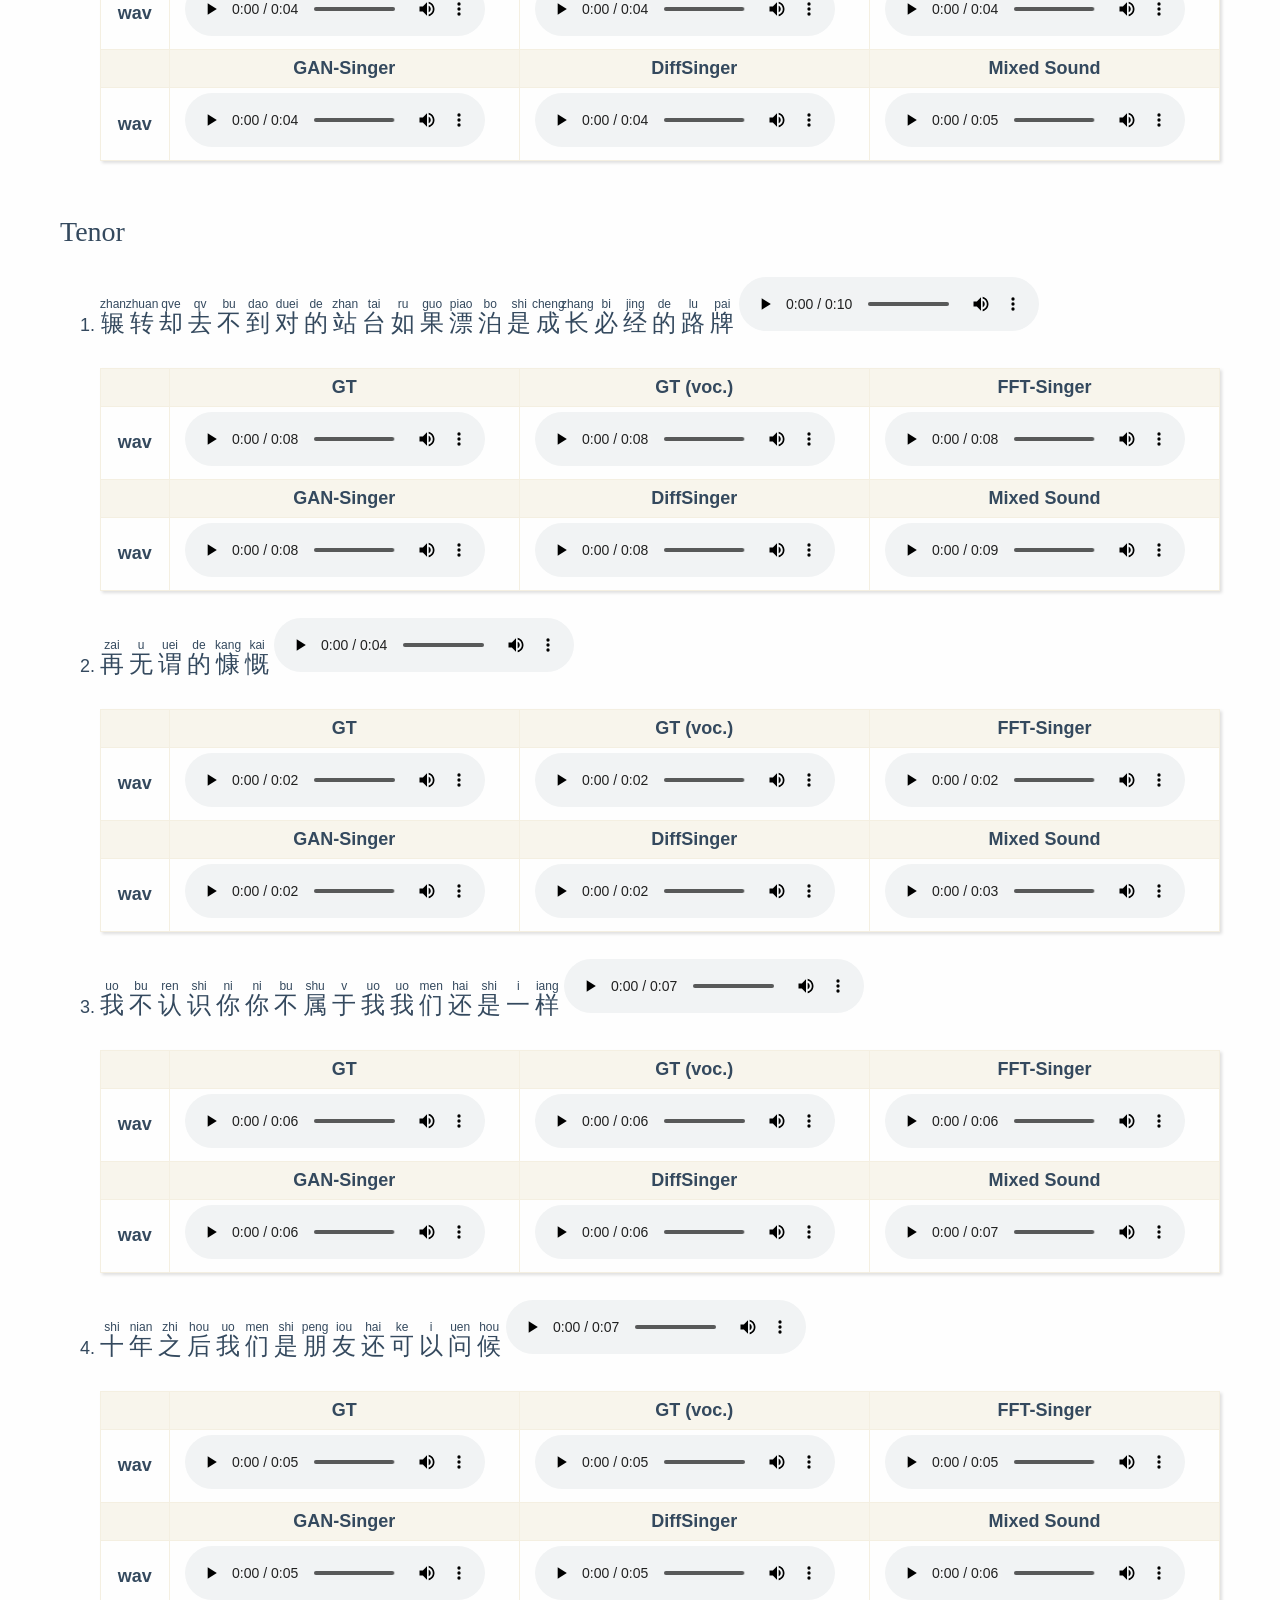
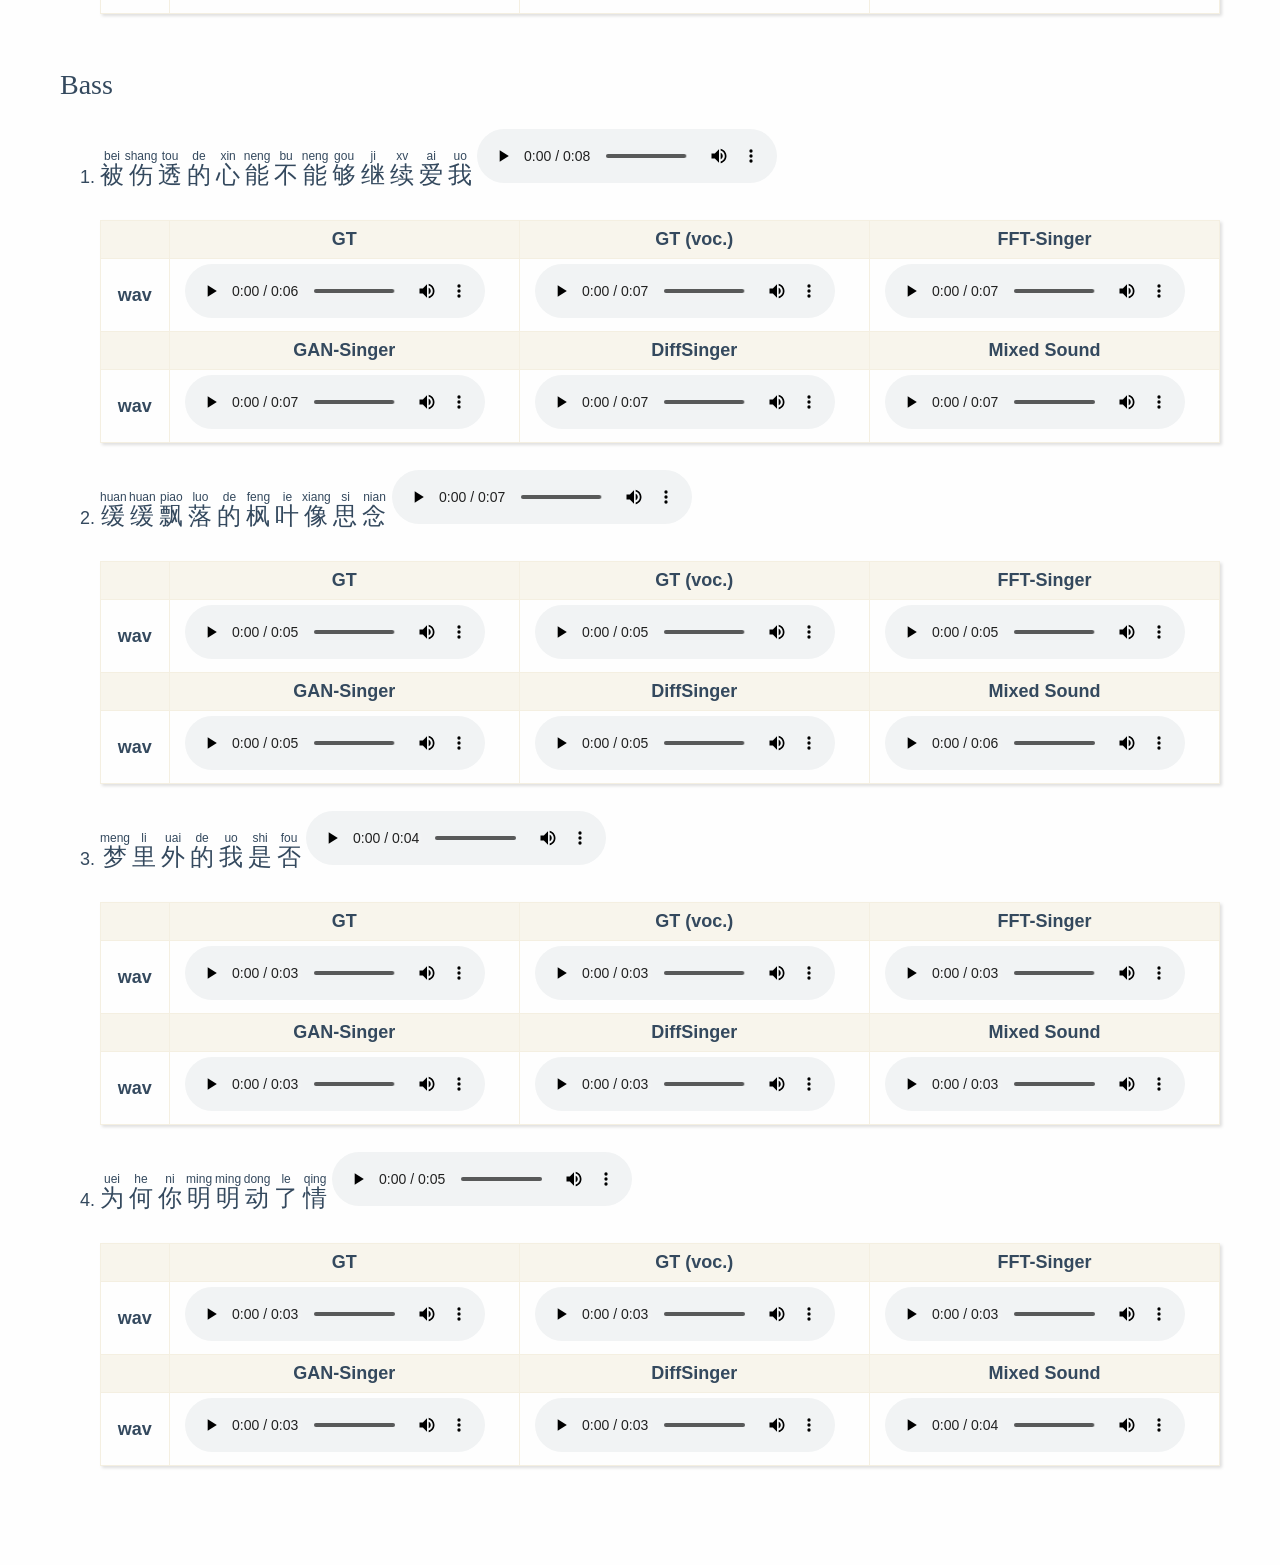
<file: svs_index.html>
<!DOCTYPE html>
<html lang="en">
  <head><meta charset="UTF-8"/>
<meta http-equiv="X-UA-Compatible" content="IE=edge" />
<meta name="viewport" content="width=device-width, initial-scale=1, maximum-scale=1"/>


<meta http-equiv="Cache-Control" content="no-transform" />
<meta http-equiv="Cache-Control" content="no-siteapp" />

<meta name="theme-color" content="#f8f5ec" />
<meta name="msapplication-navbutton-color" content="#f8f5ec">
<meta name="apple-mobile-web-app-capable" content="yes">
<meta name="apple-mobile-web-app-status-bar-style" content="#f8f5ec">

<link rel="alternate" href="/default" title="M4Singer" ><link rel="shortcut icon" type="image/x-icon" href="/favicon.ico?v=2.11.1" />
<link rel="canonical" href="http://yoursite.com/"/>

<link rel="stylesheet" type="text/css" href="/lib/fancybox/jquery.fancybox.css" />
<link rel="stylesheet" type="text/css" href="/css/style.css?v=2.11.1" />

<script>
  window.config = {"leancloud":{"app_id":null,"app_key":null},"toc":true,"fancybox":true,"pjax":"","latex":false};
</script>

    <title>M4Singer</title>
  <meta name="generator" content="Hexo 6.0.0"></head>

  <body><div id="mobile-navbar" class="mobile-navbar">
  <div class="mobile-header-logo">
    <a href="/." class="logo">M4Singer</a>
  </div>
  <div class="mobile-navbar-icon">
    <span></span>
    <span></span>
    <span></span>
  </div>
</div>

<nav id="mobile-menu" class="mobile-menu slideout-menu">
  <ul class="mobile-menu-list"><a href="/">
        <li class="mobile-menu-item">Home
          </li>
      </a></ul>
</nav>
<div class="container" id="mobile-panel">
      <header id="header" class="header"></header>

      <main id="main" class="main">
        <div class="content-wrapper">
          <div id="content" class="content"><section id="posts" class="posts"><article class="post">
    <header class="post-header">
      <h1 class="post-title">Singing Voice Synthesis (SVS)</h1>

      <div class="post-meta"></div>
    </header>

    <div class="post-content">


<p><span style="text-align: left;font-size: 28px;">Introduction:</span><br /></p>
<li><span style="text-align: left;font-size: 22px;">Score-based singing voice synthesis refers to synthesizing the singing voice from the given lyrics and the musical scores.</span><br /></li>
        <li><span style="text-align: left;font-size: 22px;">We provide several samples for each singing type. Each item contains input conditions (<b>lyrics</b> and <b>musical score</b>), and audio synthesized by three different models (<i>FFT-Singer</i>, <i>GAN-Singer</i> and <i>DiffSinger</i>).</span><br /></li>
        <li><span style="text-align: left;font-size: 22px;">In addition, we also mix the singing voice synthesized by DiffSinger and the musical score to get <i>Mixed Sound</i>, which is used to demonstrate the harmony between the synthesized audio and the score.</span><br /></li>
        <br /><br />

        <h1 id="Audio-Samples"><a href="#Audio-Samples" class="headerlink" title="Audio Samples"></a>Audio Samples</h1>
        <h2 id="SVS-Alto"><a href="#SVS-Alto" class="headerlink" title="Alto"></a>Alto</h2><ol>
        <li>
            <ruby style="text-align: center;font-size: 24px;">我<rt>uo</rt></ruby>
            <ruby style="text-align: center;font-size: 24px;">想<rt>xiang</rt></ruby>
            <ruby style="text-align: center;font-size: 24px;">说<rt>shuo</rt></ruby>
            <ruby style="text-align: center;font-size: 24px;">其<rt>qi</rt></ruby>
            <ruby style="text-align: center;font-size: 24px;">实<rt>shi</rt></ruby>
            <ruby style="text-align: center;font-size: 24px;">你<rt>ni</rt></ruby>
            <ruby style="text-align: center;font-size: 24px;">很<rt>hen</rt></ruby>
            <ruby style="text-align: center;font-size: 24px;">好<rt>hao</rt></ruby>
            <ruby style="text-align: center;font-size: 24px;">你<rt>ni</rt></ruby>
            <ruby style="text-align: center;font-size: 24px;">自<rt>zi</rt></ruby>
            <ruby style="text-align: center;font-size: 24px;">己<rt>ji</rt></ruby>
            <ruby style="text-align: center;font-size: 24px;">却<rt>qve</rt></ruby>
            <ruby style="text-align: center;font-size: 24px;">不<rt>bu</rt></ruby>
            <ruby style="text-align: center;font-size: 24px;">知<rt>zhi</rt></ruby>
            <ruby style="text-align: center;font-size: 24px;">道<rt>dao</rt></ruby>
            <audio controls><source src="m4singer/audio/SVS/midi/1.mp3" type="audio/mp3"></audio>
        </li>
        <br />
    <table style="width: 100%;">
        <thead>
        <tr>
            <th></th>
            <th align="center">GT</th>
            <th align="center">GT (voc.)</th>
            <th align="center">FFT-Singer</th>
        </tr>
        </thead>
        <tbody>
        <tr>
            <th scope="row">wav</th>
            <td><audio controls><source src="m4singer/audio/SVS/GT/1.wav" type="audio/wav"></audio></td>
            <td><audio controls><source src="m4singer/audio/SVS/GTvoc/1.wav" type="audio/wav"></audio></td>
            <td><audio controls><source src="m4singer/audio/SVS/FFT/1.wav" type="audio/wav"></audio></td>
        </tr>
    </tbody>
        <thead>
        <tr>
            <th></th>
            <th align="center">GAN-Singer</th>
            <th align="center">DiffSinger</th>
            <th align="center">Mixed Sound</th>
        </tr>
        </thead>
        <tbody>
        <tr>
            <th scope="row">wav</th>
            <td><audio controls><source src="m4singer/audio/SVS/GAN/1.wav" type="audio/wav"></audio></td>
            <td><audio controls><source src="m4singer/audio/SVS/Diff/1.wav" type="audio/wav"></audio></td>
            <td><audio controls><source src="m4singer/audio/SVS/mixed/1.mp3" type="audio/mp3"></audio></td>
        </tr>
    </tbody>
    </table><br />


                <li>
                    <ruby style="text-align: center;font-size: 24px;">爱<rt>ai</rt></ruby>
                    <ruby style="text-align: center;font-size: 24px;">一<rt>i</rt></ruby>
                    <ruby style="text-align: center;font-size: 24px;">个<rt>ge</rt></ruby>
                    <ruby style="text-align: center;font-size: 24px;">人<rt>ren</rt></ruby>
                    <ruby style="text-align: center;font-size: 24px;">希<rt>xi</rt></ruby>
                    <ruby style="text-align: center;font-size: 24px;">望<rt>uang</rt></ruby>
                    <ruby style="text-align: center;font-size: 24px;">他<rt>ta</rt></ruby>
                    <ruby style="text-align: center;font-size: 24px;">过<rt>guo</rt></ruby>
                    <ruby style="text-align: center;font-size: 24px;">更<rt>geng</rt></ruby>
                    <ruby style="text-align: center;font-size: 24px;">好<rt>hao</rt></ruby>

            <audio controls><source src="m4singer/audio/SVS/midi/2.mp3" type="audio/mp3"></audio>
        </li>
        <br />
    <table style="width: 100%;">
        <thead>
        <tr>
            <th></th>
            <th align="center">GT</th>
            <th align="center">GT (voc.)</th>
            <th align="center">FFT-Singer</th>
        </tr>
        </thead>
        <tbody>
        <tr>
            <th scope="row">wav</th>
            <td><audio controls><source src="m4singer/audio/SVS/GT/2.wav" type="audio/wav"></audio></td>
            <td><audio controls><source src="m4singer/audio/SVS/GTvoc/2.wav" type="audio/wav"></audio></td>
            <td><audio controls><source src="m4singer/audio/SVS/FFT/2.wav" type="audio/wav"></audio></td>
        </tr>
    </tbody>
        <thead>
        <tr>
            <th></th>
            <th align="center">GAN-Singer</th>
            <th align="center">DiffSinger</th>
            <th align="center">Mixed Sound</th>
        </tr>
        </thead>
        <tbody>
        <tr>
            <th scope="row">wav</th>
            <td><audio controls><source src="m4singer/audio/SVS/GAN/2.wav" type="audio/wav"></audio></td>
            <td><audio controls><source src="m4singer/audio/SVS/Diff/2.wav" type="audio/wav"></audio></td>
            <td><audio controls><source src="m4singer/audio/SVS/mixed/2.mp3" type="audio/mp3"></audio></td>
        </tr>
    </tbody>
    </table><br />


                <li>
                    <ruby style="text-align: center;font-size: 24px;">两<rt>liang</rt></ruby>
                    <ruby style="text-align: center;font-size: 24px;">个<rt>ge</rt></ruby>
                    <ruby style="text-align: center;font-size: 24px;">人<rt>ren</rt></ruby>
                    <ruby style="text-align: center;font-size: 24px;">的<rt>de</rt></ruby>
                    <ruby style="text-align: center;font-size: 24px;">篝<rt>gou</rt></ruby>
                    <ruby style="text-align: center;font-size: 24px;">火<rt>huo</rt></ruby>
            <audio controls><source src="m4singer/audio/SVS/midi/3.mp3" type="audio/mp3"></audio>
        </li>
    <br />
    <table style="width: 100%;">
        <thead>
        <tr>
            <th></th>
            <th align="center">GT</th>
            <th align="center">GT (voc.)</th>
            <th align="center">FFT-Singer</th>
        </tr>
        </thead>
        <tbody>
        <tr>
            <th scope="row">wav</th>
            <td><audio controls><source src="m4singer/audio/SVS/GT/3.wav" type="audio/wav"></audio></td>
            <td><audio controls><source src="m4singer/audio/SVS/GTvoc/3.wav" type="audio/wav"></audio></td>
            <td><audio controls><source src="m4singer/audio/SVS/FFT/3.wav" type="audio/wav"></audio></td>
        </tr>
    </tbody>
        <thead>
        <tr>
            <th></th>
            <th align="center">GAN-Singer</th>
            <th align="center">DiffSinger</th>
            <th align="center">Mixed Sound</th>
        </tr>
        </thead>
        <tbody>
        <tr>
            <th scope="row">wav</th>
            <td><audio controls><source src="m4singer/audio/SVS/GAN/3.wav" type="audio/wav"></audio></td>
            <td><audio controls><source src="m4singer/audio/SVS/Diff/3.wav" type="audio/wav"></audio></td>
            <td><audio controls><source src="m4singer/audio/SVS/mixed/3.mp3" type="audio/mp3"></audio></td>
        </tr>
    </tbody>
    </table><br />


                <li>
                    <ruby style="text-align: center;font-size: 24px;">在<rt>zai</rt></ruby>
                    <ruby style="text-align: center;font-size: 24px;">贝<rt>bei</rt></ruby>
                    <ruby style="text-align: center;font-size: 24px;">加<rt>jia</rt></ruby>
                    <ruby style="text-align: center;font-size: 24px;">尔<rt>er</rt></ruby>
                    <ruby style="text-align: center;font-size: 24px;">湖<rt>hu</rt></ruby>
                    <ruby style="text-align: center;font-size: 24px;">畔<rt>pan</rt></ruby>
                    <ruby style="text-align: center;font-size: 24px;">多<rt>duo</rt></ruby>
                    <ruby style="text-align: center;font-size: 24px;">少<rt>shao</rt></ruby>
                    <ruby style="text-align: center;font-size: 24px;">年<rt>nian</rt></ruby>
                    <ruby style="text-align: center;font-size: 24px;">以<rt>i</rt></ruby>
                    <ruby style="text-align: center;font-size: 24px;">后<rt>hou</rt></ruby>

            <audio controls><source src="m4singer/audio/SVS/midi/4.mp3" type="audio/mp3"></audio>
        </li>
        <br />
    <table style="width: 100%;">
        <thead>
        <tr>
            <th></th>
            <th align="center">GT</th>
            <th align="center">GT (voc.)</th>
            <th align="center">FFT-Singer</th>
        </tr>
        </thead>
        <tbody>
        <tr>
            <th scope="row">wav</th>
            <td><audio controls><source src="m4singer/audio/SVS/GT/4.wav" type="audio/wav"></audio></td>
            <td><audio controls><source src="m4singer/audio/SVS/GTvoc/4.wav" type="audio/wav"></audio></td>
            <td><audio controls><source src="m4singer/audio/SVS/FFT/4.wav" type="audio/wav"></audio></td>
        </tr>
    </tbody>
        <thead>
        <tr>
            <th></th>
            <th align="center">GAN-Singer</th>
            <th align="center">DiffSinger</th>
            <th align="center">Mixed Sound</th>
        </tr>
        </thead>
        <tbody>
        <tr>
            <th scope="row">wav</th>
            <td><audio controls><source src="m4singer/audio/SVS/GAN/4.wav" type="audio/wav"></audio></td>
            <td><audio controls><source src="m4singer/audio/SVS/Diff/4.wav" type="audio/wav"></audio></td>
            <td><audio controls><source src="m4singer/audio/SVS/mixed/4.mp3" type="audio/mp3"></audio></td>
        </tr>
    </tbody>
    </table><br />
    </ol>

        <h2 id="SVS-Soprano"><a href="#SVS-Soprano" class="headerlink" title="Soprano"></a>Soprano</h2><ol>
                <li>
                    <ruby style="text-align: center;font-size: 24px;">是<rt>shi</rt></ruby>
                    <ruby style="text-align: center;font-size: 24px;">谁<rt>shei</rt></ruby>
                    <ruby style="text-align: center;font-size: 24px;">留<rt>liou</rt></ruby>
                    <ruby style="text-align: center;font-size: 24px;">下<rt>xia</rt></ruby>
                    <ruby style="text-align: center;font-size: 24px;">千<rt>qian</rt></ruby>
                    <ruby style="text-align: center;font-size: 24px;">年<rt>nian</rt></ruby>
                    <ruby style="text-align: center;font-size: 24px;">的<rt>di</rt></ruby>
                    <ruby style="text-align: center;font-size: 24px;">祈<rt>qi</rt></ruby>
                    <ruby style="text-align: center;font-size: 24px;">盼<rt>pan</rt></ruby>

            <audio controls><source src="m4singer/audio/SVS/midi/5.mp3" type="audio/mp3"></audio>
        </li><br />

    <table style="width: 100%;">
        <thead>
        <tr>
            <th></th>
            <th align="center">GT</th>
            <th align="center">GT (voc.)</th>
            <th align="center">FFT-Singer</th>
        </tr>
        </thead>
        <tbody>
        <tr>
            <th scope="row">wav</th>
            <td><audio controls><source src="m4singer/audio/SVS/GT/5.wav" type="audio/wav"></audio></td>
            <td><audio controls><source src="m4singer/audio/SVS/GTvoc/5.wav" type="audio/wav"></audio></td>
            <td><audio controls><source src="m4singer/audio/SVS/FFT/5.wav" type="audio/wav"></audio></td>
        </tr>
    </tbody>
        <thead>
        <tr>
            <th></th>
            <th align="center">GAN-Singer</th>
            <th align="center">DiffSinger</th>
            <th align="center">Mixed Sound</th>
        </tr>
        </thead>
        <tbody>
        <tr>
            <th scope="row">wav</th>
            <td><audio controls><source src="m4singer/audio/SVS/GAN/5.wav" type="audio/wav"></audio></td>
            <td><audio controls><source src="m4singer/audio/SVS/Diff/5.wav" type="audio/wav"></audio></td>
            <td><audio controls><source src="m4singer/audio/SVS/mixed/5.mp3" type="audio/mp3"></audio></td>
        </tr>
    </tbody>
    </table><br />


                <li>
                    <ruby style="text-align: center;font-size: 24px;">呀<rt>ia</rt></ruby>
                    <ruby style="text-align: center;font-size: 24px;">啦<rt>la</rt></ruby>
                    <ruby style="text-align: center;font-size: 24px;">索<rt>suo</rt></ruby>
                    <ruby style="text-align: center;font-size: 24px;">那<rt>na</rt></ruby>
                    <ruby style="text-align: center;font-size: 24px;">可<rt>ke</rt></ruby>
                    <ruby style="text-align: center;font-size: 24px;">是<rt>shi</rt></ruby>
                    <ruby style="text-align: center;font-size: 24px;">青<rt>qing</rt></ruby>
                    <ruby style="text-align: center;font-size: 24px;">藏<rt>zang</rt></ruby>
                    <ruby style="text-align: center;font-size: 24px;">高<rt>gao</rt></ruby>
                    <ruby style="text-align: center;font-size: 24px;">原<rt>van</rt></ruby>

            <audio controls><source src="m4singer/audio/SVS/midi/6.mp3" type="audio/mp3"></audio>
        </li><br />

    <table style="width: 100%;">
        <thead>
        <tr>
            <th></th>
            <th align="center">GT</th>
            <th align="center">GT (voc.)</th>
            <th align="center">FFT-Singer</th>
        </tr>
        </thead>
        <tbody>
        <tr>
            <th scope="row">wav</th>
            <td><audio controls><source src="m4singer/audio/SVS/GT/6.wav" type="audio/wav"></audio></td>
            <td><audio controls><source src="m4singer/audio/SVS/GTvoc/6.wav" type="audio/wav"></audio></td>
            <td><audio controls><source src="m4singer/audio/SVS/FFT/6.wav" type="audio/wav"></audio></td>
        </tr>
    </tbody>
        <thead>
        <tr>
            <th></th>
            <th align="center">GAN-Singer</th>
            <th align="center">DiffSinger</th>
            <th align="center">Mixed Sound</th>
        </tr>
        </thead>
        <tbody>
        <tr>
            <th scope="row">wav</th>
            <td><audio controls><source src="m4singer/audio/SVS/GAN/6.wav" type="audio/wav"></audio></td>
            <td><audio controls><source src="m4singer/audio/SVS/Diff/6.wav" type="audio/wav"></audio></td>
            <td><audio controls><source src="m4singer/audio/SVS/mixed/6.mp3" type="audio/mp3"></audio></td>
        </tr>
    </tbody>
    </table><br />


                <li>
                    <ruby style="text-align: center;font-size: 24px;">一<rt>i</rt></ruby>
                    <ruby style="text-align: center;font-size: 24px;">座<rt>zuo</rt></ruby>
                    <ruby style="text-align: center;font-size: 24px;">座<rt>zuo</rt></ruby>
                    <ruby style="text-align: center;font-size: 24px;">山<rt>shan</rt></ruby>
                    <ruby style="text-align: center;font-size: 24px;">川<rt>chuan</rt></ruby>

            <audio controls><source src="m4singer/audio/SVS/midi/7.mp3" type="audio/mp3"></audio>
        </li><br />

    <table style="width: 100%;">
        <thead>
        <tr>
            <th></th>
            <th align="center">GT</th>
            <th align="center">GT (voc.)</th>
            <th align="center">FFT-Singer</th>
        </tr>
        </thead>
        <tbody>
        <tr>
            <th scope="row">wav</th>
            <td><audio controls><source src="m4singer/audio/SVS/GT/7.wav" type="audio/wav"></audio></td>
            <td><audio controls><source src="m4singer/audio/SVS/GTvoc/7.wav" type="audio/wav"></audio></td>
            <td><audio controls><source src="m4singer/audio/SVS/FFT/7.wav" type="audio/wav"></audio></td>
        </tr>
    </tbody>
        <thead>
        <tr>
            <th></th>
            <th align="center">GAN-Singer</th>
            <th align="center">DiffSinger</th>
            <th align="center">Mixed Sound</th>
        </tr>
        </thead>
        <tbody>
        <tr>
            <th scope="row">wav</th>
            <td><audio controls><source src="m4singer/audio/SVS/GAN/7.wav" type="audio/wav"></audio></td>
            <td><audio controls><source src="m4singer/audio/SVS/Diff/7.wav" type="audio/wav"></audio></td>
            <td><audio controls><source src="m4singer/audio/SVS/mixed/7.mp3" type="audio/mp3"></audio></td>
        </tr>
    </tbody>
    </table><br />


                <li>
                    <ruby style="text-align: center;font-size: 24px;">花<rt>hua</rt></ruby>
                    <ruby style="text-align: center;font-size: 24px;">落<rt>luo</rt></ruby>
                    <ruby style="text-align: center;font-size: 24px;">知<rt>zhi</rt></ruby>
                    <ruby style="text-align: center;font-size: 24px;">多<rt>duo</rt></ruby>
                    <ruby style="text-align: center;font-size: 24px;">少<rt>shao</rt></ruby>

            <audio controls><source src="m4singer/audio/SVS/midi/8.mp3" type="audio/mp3"></audio>
        </li><br />

    <table style="width: 100%;">
        <thead>
        <tr>
            <th></th>
            <th align="center">GT</th>
            <th align="center">GT (voc.)</th>
            <th align="center">FFT-Singer</th>
        </tr>
        </thead>
        <tbody>
        <tr>
            <th scope="row">wav</th>
            <td><audio controls><source src="m4singer/audio/SVS/GT/8.wav" type="audio/wav"></audio></td>
            <td><audio controls><source src="m4singer/audio/SVS/GTvoc/8.wav" type="audio/wav"></audio></td>
            <td><audio controls><source src="m4singer/audio/SVS/FFT/8.wav" type="audio/wav"></audio></td>
        </tr>
    </tbody>
        <thead>
        <tr>
            <th></th>
            <th align="center">GAN-Singer</th>
            <th align="center">DiffSinger</th>
            <th align="center">Mixed Sound</th>
        </tr>
        </thead>
        <tbody>
        <tr>
            <th scope="row">wav</th>
            <td><audio controls><source src="m4singer/audio/SVS/GAN/8.wav" type="audio/wav"></audio></td>
            <td><audio controls><source src="m4singer/audio/SVS/Diff/8.wav" type="audio/wav"></audio></td>
            <td><audio controls><source src="m4singer/audio/SVS/mixed/8.mp3" type="audio/mp3"></audio></td>
        </tr>
    </tbody>
    </table><br />
    </ol>

        <h2 id="SVS-Tenor"><a href="#SVS-Tenor" class="headerlink" title="Tenor"></a>Tenor</h2><ol>
                <li>
                    <ruby style="text-align: center;font-size: 24px;">辗<rt>zhan</rt></ruby>
                    <ruby style="text-align: center;font-size: 24px;">转<rt>zhuan</rt></ruby>
                    <ruby style="text-align: center;font-size: 24px;">却<rt>qve</rt></ruby>
                    <ruby style="text-align: center;font-size: 24px;">去<rt>qv</rt></ruby>
                    <ruby style="text-align: center;font-size: 24px;">不<rt>bu</rt></ruby>
                    <ruby style="text-align: center;font-size: 24px;">到<rt>dao</rt></ruby>
                    <ruby style="text-align: center;font-size: 24px;">对<rt>duei</rt></ruby>
                    <ruby style="text-align: center;font-size: 24px;">的<rt>de</rt></ruby>
                    <ruby style="text-align: center;font-size: 24px;">站<rt>zhan</rt></ruby>
                    <ruby style="text-align: center;font-size: 24px;">台<rt>tai</rt></ruby>
                    <ruby style="text-align: center;font-size: 24px;">如<rt>ru</rt></ruby>
                    <ruby style="text-align: center;font-size: 24px;">果<rt>guo</rt></ruby>
                    <ruby style="text-align: center;font-size: 24px;">漂<rt>piao</rt></ruby>
                    <ruby style="text-align: center;font-size: 24px;">泊<rt>bo</rt></ruby>
                    <ruby style="text-align: center;font-size: 24px;">是<rt>shi</rt></ruby>
                    <ruby style="text-align: center;font-size: 24px;">成<rt>cheng</rt></ruby>
                    <ruby style="text-align: center;font-size: 24px;">长<rt>zhang</rt></ruby>
                    <ruby style="text-align: center;font-size: 24px;">必<rt>bi</rt></ruby>
                    <ruby style="text-align: center;font-size: 24px;">经<rt>jing</rt></ruby>
                    <ruby style="text-align: center;font-size: 24px;">的<rt>de</rt></ruby>
                    <ruby style="text-align: center;font-size: 24px;">路<rt>lu</rt></ruby>
                    <ruby style="text-align: center;font-size: 24px;">牌<rt>pai</rt></ruby>

            <audio controls><source src="m4singer/audio/SVS/midi/9.mp3" type="audio/mp3"></audio>
        </li><br />

    <table style="width: 100%;">
        <thead>
        <tr>
            <th></th>
            <th align="center">GT</th>
            <th align="center">GT (voc.)</th>
            <th align="center">FFT-Singer</th>
        </tr>
        </thead>
        <tbody>
        <tr>
            <th scope="row">wav</th>
            <td><audio controls><source src="m4singer/audio/SVS/GT/9.wav" type="audio/wav"></audio></td>
            <td><audio controls><source src="m4singer/audio/SVS/GTvoc/9.wav" type="audio/wav"></audio></td>
            <td><audio controls><source src="m4singer/audio/SVS/FFT/9.wav" type="audio/wav"></audio></td>
        </tr>
    </tbody>
        <thead>
        <tr>
            <th></th>
            <th align="center">GAN-Singer</th>
            <th align="center">DiffSinger</th>
            <th align="center">Mixed Sound</th>
        </tr>
        </thead>
        <tbody>
        <tr>
            <th scope="row">wav</th>
            <td><audio controls><source src="m4singer/audio/SVS/GAN/9.wav" type="audio/wav"></audio></td>
            <td><audio controls><source src="m4singer/audio/SVS/Diff/9.wav" type="audio/wav"></audio></td>
            <td><audio controls><source src="m4singer/audio/SVS/mixed/9.mp3" type="audio/mp3"></audio></td>
        </tr>
    </tbody>
    </table><br />


                <li>
                    <ruby style="text-align: center;font-size: 24px;">再<rt>zai</rt></ruby>
                    <ruby style="text-align: center;font-size: 24px;">无<rt>u</rt></ruby>
                    <ruby style="text-align: center;font-size: 24px;">谓<rt>uei</rt></ruby>
                    <ruby style="text-align: center;font-size: 24px;">的<rt>de</rt></ruby>
                    <ruby style="text-align: center;font-size: 24px;">慷<rt>kang</rt></ruby>
                    <ruby style="text-align: center;font-size: 24px;">慨<rt>kai</rt></ruby>
            <audio controls><source src="m4singer/audio/SVS/midi/10.mp3" type="audio/mp3"></audio>
        </li><br />

    <table style="width: 100%;">
        <thead>
        <tr>
            <th></th>
            <th align="center">GT</th>
            <th align="center">GT (voc.)</th>
            <th align="center">FFT-Singer</th>
        </tr>
        </thead>
        <tbody>
        <tr>
            <th scope="row">wav</th>
            <td><audio controls><source src="m4singer/audio/SVS/GT/10.wav" type="audio/wav"></audio></td>
            <td><audio controls><source src="m4singer/audio/SVS/GTvoc/10.wav" type="audio/wav"></audio></td>
            <td><audio controls><source src="m4singer/audio/SVS/FFT/10.wav" type="audio/wav"></audio></td>
        </tr>
    </tbody>
        <thead>
        <tr>
            <th></th>
            <th align="center">GAN-Singer</th>
            <th align="center">DiffSinger</th>
            <th align="center">Mixed Sound</th>
        </tr>
        </thead>
        <tbody>
        <tr>
            <th scope="row">wav</th>
            <td><audio controls><source src="m4singer/audio/SVS/GAN/10.wav" type="audio/wav"></audio></td>
            <td><audio controls><source src="m4singer/audio/SVS/Diff/10.wav" type="audio/wav"></audio></td>
            <td><audio controls><source src="m4singer/audio/SVS/mixed/10.mp3" type="audio/mp3"></audio></td>
        </tr>
    </tbody>
    </table><br />


                <li>
                    <ruby style="text-align: center;font-size: 24px;">我<rt>uo</rt></ruby>
                    <ruby style="text-align: center;font-size: 24px;">不<rt>bu</rt></ruby>
                    <ruby style="text-align: center;font-size: 24px;">认<rt>ren</rt></ruby>
                    <ruby style="text-align: center;font-size: 24px;">识<rt>shi</rt></ruby>
                    <ruby style="text-align: center;font-size: 24px;">你<rt>ni</rt></ruby>
                    <ruby style="text-align: center;font-size: 24px;">你<rt>ni</rt></ruby>
                    <ruby style="text-align: center;font-size: 24px;">不<rt>bu</rt></ruby>
                    <ruby style="text-align: center;font-size: 24px;">属<rt>shu</rt></ruby>
                    <ruby style="text-align: center;font-size: 24px;">于<rt>v</rt></ruby>
                    <ruby style="text-align: center;font-size: 24px;">我<rt>uo</rt></ruby>
                    <ruby style="text-align: center;font-size: 24px;">我<rt>uo</rt></ruby>
                    <ruby style="text-align: center;font-size: 24px;">们<rt>men</rt></ruby>
                    <ruby style="text-align: center;font-size: 24px;">还<rt>hai</rt></ruby>
                    <ruby style="text-align: center;font-size: 24px;">是<rt>shi</rt></ruby>
                    <ruby style="text-align: center;font-size: 24px;">一<rt>i</rt></ruby>
                    <ruby style="text-align: center;font-size: 24px;">样<rt>iang</rt></ruby>

            <audio controls><source src="m4singer/audio/SVS/midi/11.mp3" type="audio/mp3"></audio>
        </li><br />

    <table style="width: 100%;">
        <thead>
        <tr>
            <th></th>
            <th align="center">GT</th>
            <th align="center">GT (voc.)</th>
            <th align="center">FFT-Singer</th>
        </tr>
        </thead>
        <tbody>
        <tr>
            <th scope="row">wav</th>
            <td><audio controls><source src="m4singer/audio/SVS/GT/11.wav" type="audio/wav"></audio></td>
            <td><audio controls><source src="m4singer/audio/SVS/GTvoc/11.wav" type="audio/wav"></audio></td>
            <td><audio controls><source src="m4singer/audio/SVS/FFT/11.wav" type="audio/wav"></audio></td>
        </tr>
    </tbody>
        <thead>
        <tr>
            <th></th>
            <th align="center">GAN-Singer</th>
            <th align="center">DiffSinger</th>
            <th align="center">Mixed Sound</th>
        </tr>
        </thead>
        <tbody>
        <tr>
            <th scope="row">wav</th>
            <td><audio controls><source src="m4singer/audio/SVS/GAN/11.wav" type="audio/wav"></audio></td>
            <td><audio controls><source src="m4singer/audio/SVS/Diff/11.wav" type="audio/wav"></audio></td>
            <td><audio controls><source src="m4singer/audio/SVS/mixed/11.mp3" type="audio/mp3"></audio></td>
        </tr>
    </tbody>
    </table><br />


                <li>
                    <ruby style="text-align: center;font-size: 24px;">十<rt>shi</rt></ruby>
                    <ruby style="text-align: center;font-size: 24px;">年<rt>nian</rt></ruby>
                    <ruby style="text-align: center;font-size: 24px;">之<rt>zhi</rt></ruby>
                    <ruby style="text-align: center;font-size: 24px;">后<rt>hou</rt></ruby>
                    <ruby style="text-align: center;font-size: 24px;">我<rt>uo</rt></ruby>
                    <ruby style="text-align: center;font-size: 24px;">们<rt>men</rt></ruby>
                    <ruby style="text-align: center;font-size: 24px;">是<rt>shi</rt></ruby>
                    <ruby style="text-align: center;font-size: 24px;">朋<rt>peng</rt></ruby>
                    <ruby style="text-align: center;font-size: 24px;">友<rt>iou</rt></ruby>
                    <ruby style="text-align: center;font-size: 24px;">还<rt>hai</rt></ruby>
                    <ruby style="text-align: center;font-size: 24px;">可<rt>ke</rt></ruby>
                    <ruby style="text-align: center;font-size: 24px;">以<rt>i</rt></ruby>
                    <ruby style="text-align: center;font-size: 24px;">问<rt>uen</rt></ruby>
                    <ruby style="text-align: center;font-size: 24px;">候<rt>hou</rt></ruby>
            <audio controls><source src="m4singer/audio/SVS/midi/12.mp3" type="audio/mp3"></audio>
        </li><br />

    <table style="width: 100%;">
        <thead>
        <tr>
            <th></th>
            <th align="center">GT</th>
            <th align="center">GT (voc.)</th>
            <th align="center">FFT-Singer</th>
        </tr>
        </thead>
        <tbody>
        <tr>
            <th scope="row">wav</th>
            <td><audio controls><source src="m4singer/audio/SVS/GT/12.wav" type="audio/wav"></audio></td>
            <td><audio controls><source src="m4singer/audio/SVS/GTvoc/12.wav" type="audio/wav"></audio></td>
            <td><audio controls><source src="m4singer/audio/SVS/FFT/12.wav" type="audio/wav"></audio></td>
        </tr>
    </tbody>
        <thead>
        <tr>
            <th></th>
            <th align="center">GAN-Singer</th>
            <th align="center">DiffSinger</th>
            <th align="center">Mixed Sound</th>
        </tr>
        </thead>
        <tbody>
        <tr>
            <th scope="row">wav</th>
            <td><audio controls><source src="m4singer/audio/SVS/GAN/12.wav" type="audio/wav"></audio></td>
            <td><audio controls><source src="m4singer/audio/SVS/Diff/12.wav" type="audio/wav"></audio></td>
            <td><audio controls><source src="m4singer/audio/SVS/mixed/12.mp3" type="audio/mp3"></audio></td>
        </tr>
    </tbody>
    </table><br />
</ol>

        <h2 id="SVS-Bass"><a href="#SVS-Bass" class="headerlink" title="Bass"></a>Bass</h2><ol>
                        <li>
                            <ruby style="text-align: center;font-size: 24px;">被<rt>bei</rt></ruby>
                            <ruby style="text-align: center;font-size: 24px;">伤<rt>shang</rt></ruby>
                            <ruby style="text-align: center;font-size: 24px;">透<rt>tou</rt></ruby>
                            <ruby style="text-align: center;font-size: 24px;">的<rt>de</rt></ruby>
                            <ruby style="text-align: center;font-size: 24px;">心<rt>xin</rt></ruby>
                            <ruby style="text-align: center;font-size: 24px;">能<rt>neng</rt></ruby>
                            <ruby style="text-align: center;font-size: 24px;">不<rt>bu</rt></ruby>
                            <ruby style="text-align: center;font-size: 24px;">能<rt>neng</rt></ruby>
                            <ruby style="text-align: center;font-size: 24px;">够<rt>gou</rt></ruby>
                            <ruby style="text-align: center;font-size: 24px;">继<rt>ji</rt></ruby>
                            <ruby style="text-align: center;font-size: 24px;">续<rt>xv</rt></ruby>
                            <ruby style="text-align: center;font-size: 24px;">爱<rt>ai</rt></ruby>
                            <ruby style="text-align: center;font-size: 24px;">我<rt>uo</rt></ruby>

            <audio controls><source src="m4singer/audio/SVS/midi/13.mp3" type="audio/mp3"></audio>
        </li><br />

    <table style="width: 100%;">
        <thead>
        <tr>
            <th></th>
            <th align="center">GT</th>
            <th align="center">GT (voc.)</th>
            <th align="center">FFT-Singer</th>
        </tr>
        </thead>
        <tbody>
        <tr>
            <th scope="row">wav</th>
            <td><audio controls><source src="m4singer/audio/SVS/GT/13.wav" type="audio/wav"></audio></td>
            <td><audio controls><source src="m4singer/audio/SVS/GTvoc/13.wav" type="audio/wav"></audio></td>
            <td><audio controls><source src="m4singer/audio/SVS/FFT/13.wav" type="audio/wav"></audio></td>
        </tr>
    </tbody>
        <thead>
        <tr>
            <th></th>
            <th align="center">GAN-Singer</th>
            <th align="center">DiffSinger</th>
            <th align="center">Mixed Sound</th>
        </tr>
        </thead>
        <tbody>
        <tr>
            <th scope="row">wav</th>
            <td><audio controls><source src="m4singer/audio/SVS/GAN/13.wav" type="audio/wav"></audio></td>
            <td><audio controls><source src="m4singer/audio/SVS/Diff/13.wav" type="audio/wav"></audio></td>
            <td><audio controls><source src="m4singer/audio/SVS/mixed/13.mp3" type="audio/mp3"></audio></td>
        </tr>
    </tbody>
    </table><br />

                        <li>
                            <ruby style="text-align: center;font-size: 24px;">缓<rt>huan</rt></ruby>
                            <ruby style="text-align: center;font-size: 24px;">缓<rt>huan</rt></ruby>
                            <ruby style="text-align: center;font-size: 24px;">飘<rt>piao</rt></ruby>
                            <ruby style="text-align: center;font-size: 24px;">落<rt>luo</rt></ruby>
                            <ruby style="text-align: center;font-size: 24px;">的<rt>de</rt></ruby>
                            <ruby style="text-align: center;font-size: 24px;">枫<rt>feng</rt></ruby>
                            <ruby style="text-align: center;font-size: 24px;">叶<rt>ie</rt></ruby>
                            <ruby style="text-align: center;font-size: 24px;">像<rt>xiang</rt></ruby>
                            <ruby style="text-align: center;font-size: 24px;">思<rt>si</rt></ruby>
                            <ruby style="text-align: center;font-size: 24px;">念<rt>nian</rt></ruby>
            <audio controls><source src="m4singer/audio/SVS/midi/14.mp3" type="audio/mp3"></audio>
        </li><br />

    <table style="width: 100%;">
        <thead>
        <tr>
            <th></th>
            <th align="center">GT</th>
            <th align="center">GT (voc.)</th>
            <th align="center">FFT-Singer</th>
        </tr>
        </thead>
        <tbody>
        <tr>
            <th scope="row">wav</th>
            <td><audio controls><source src="m4singer/audio/SVS/GT/14.wav" type="audio/wav"></audio></td>
            <td><audio controls><source src="m4singer/audio/SVS/GTvoc/14.wav" type="audio/wav"></audio></td>
            <td><audio controls><source src="m4singer/audio/SVS/FFT/14.wav" type="audio/wav"></audio></td>
        </tr>
    </tbody>
        <thead>
        <tr>
            <th></th>
            <th align="center">GAN-Singer</th>
            <th align="center">DiffSinger</th>
            <th align="center">Mixed Sound</th>
        </tr>
        </thead>
        <tbody>
        <tr>
            <th scope="row">wav</th>
            <td><audio controls><source src="m4singer/audio/SVS/GAN/14.wav" type="audio/wav"></audio></td>
            <td><audio controls><source src="m4singer/audio/SVS/Diff/14.wav" type="audio/wav"></audio></td>
            <td><audio controls><source src="m4singer/audio/SVS/mixed/14.mp3" type="audio/mp3"></audio></td>
        </tr>
    </tbody>
    </table><br />


                        <li>
                            <ruby style="text-align: center;font-size: 24px;">梦<rt>meng</rt></ruby>
                            <ruby style="text-align: center;font-size: 24px;">里<rt>li</rt></ruby>
                            <ruby style="text-align: center;font-size: 24px;">外<rt>uai</rt></ruby>
                            <ruby style="text-align: center;font-size: 24px;">的<rt>de</rt></ruby>
                            <ruby style="text-align: center;font-size: 24px;">我<rt>uo</rt></ruby>
                            <ruby style="text-align: center;font-size: 24px;">是<rt>shi</rt></ruby>
                            <ruby style="text-align: center;font-size: 24px;">否<rt>fou</rt></ruby>
            <audio controls><source src="m4singer/audio/SVS/midi/15.mp3" type="audio/mp3"></audio>
        </li><br />

    <table style="width: 100%;">
        <thead>
        <tr>
            <th></th>
            <th align="center">GT</th>
            <th align="center">GT (voc.)</th>
            <th align="center">FFT-Singer</th>
        </tr>
        </thead>
        <tbody>
        <tr>
            <th scope="row">wav</th>
            <td><audio controls><source src="m4singer/audio/SVS/GT/15.wav" type="audio/wav"></audio></td>
            <td><audio controls><source src="m4singer/audio/SVS/GTvoc/15.wav" type="audio/wav"></audio></td>
            <td><audio controls><source src="m4singer/audio/SVS/FFT/15.wav" type="audio/wav"></audio></td>
        </tr>
    </tbody>
        <thead>
        <tr>
            <th></th>
            <th align="center">GAN-Singer</th>
            <th align="center">DiffSinger</th>
            <th align="center">Mixed Sound</th>
        </tr>
        </thead>
        <tbody>
        <tr>
            <th scope="row">wav</th>
            <td><audio controls><source src="m4singer/audio/SVS/GAN/15.wav" type="audio/wav"></audio></td>
            <td><audio controls><source src="m4singer/audio/SVS/Diff/15.wav" type="audio/wav"></audio></td>
            <td><audio controls><source src="m4singer/audio/SVS/mixed/15.mp3" type="audio/mp3"></audio></td>
        </tr>
    </tbody>
    </table><br />

                        <li>
                            <ruby style="text-align: center;font-size: 24px;">为<rt>uei</rt></ruby>
                            <ruby style="text-align: center;font-size: 24px;">何<rt>he</rt></ruby>
                            <ruby style="text-align: center;font-size: 24px;">你<rt>ni</rt></ruby>
                            <ruby style="text-align: center;font-size: 24px;">明<rt>ming</rt></ruby>
                            <ruby style="text-align: center;font-size: 24px;">明<rt>ming</rt></ruby>
                            <ruby style="text-align: center;font-size: 24px;">动<rt>dong</rt></ruby>
                            <ruby style="text-align: center;font-size: 24px;">了<rt>le</rt></ruby>
                            <ruby style="text-align: center;font-size: 24px;">情<rt>qing</rt></ruby>


            <audio controls><source src="m4singer/audio/SVS/midi/16.mp3" type="audio/mp3"></audio>
        </li><br />

    <table style="width: 100%;">
        <thead>
        <tr>
            <th></th>
            <th align="center">GT</th>
            <th align="center">GT (voc.)</th>
            <th align="center">FFT-Singer</th>
        </tr>
        </thead>
        <tbody>
        <tr>
            <th scope="row">wav</th>
            <td><audio controls><source src="m4singer/audio/SVS/GT/16.wav" type="audio/wav"></audio></td>
            <td><audio controls><source src="m4singer/audio/SVS/GTvoc/16.wav" type="audio/wav"></audio></td>
            <td><audio controls><source src="m4singer/audio/SVS/FFT/16.wav" type="audio/wav"></audio></td>
        </tr>
    </tbody>
        <thead>
        <tr>
            <th></th>
            <th align="center">GAN-Singer</th>
            <th align="center">DiffSinger</th>
            <th align="center">Mixed Sound</th>
        </tr>
        </thead>
        <tbody>
        <tr>
            <th scope="row">wav</th>
            <td><audio controls><source src="m4singer/audio/SVS/GAN/16.wav" type="audio/wav"></audio></td>
            <td><audio controls><source src="m4singer/audio/SVS/Diff/16.wav" type="audio/wav"></audio></td>
            <td><audio controls><source src="m4singer/audio/SVS/mixed/16.mp3" type="audio/mp3"></audio></td>
        </tr>
    </tbody>
    </table><br />
</ol>


<h3 id><a href="#" class="headerlink" title></a></h3>
        </div></article>
      <nav class="pagination"></nav></section></div></div>
      </main>

      <footer id="footer" class="footer"></footer>

      <div class="back-to-top" id="back-to-top">
        <i class="iconfont icon-up"></i>
      </div>
    </div><script type="text/javascript" src="/lib/jquery/jquery.min.js"></script>
  <script type="text/javascript" src="/lib/slideout/slideout.js"></script>
  <script type="text/javascript" src="/lib/fancybox/jquery.fancybox.pack.js"></script>
  <script type="text/javascript" src="/js/src/even.js?v=2.11.1"></script>
</body>
</html>
</file>
<file: css/style.css>
@charset "UTF-8";
@font-face {
  font-family: 'Chancery';
  src: url("../fonts/chancery/apple-chancery-webfont.eot");
  src: local("Apple Chancery"), url("../fonts/chancery/apple-chancery-webfont.eot?#iefix") format("embedded-opentype"), url("../fonts/chancery/apple-chancery-webfont.woff2") format("woff2"), url("../fonts/chancery/apple-chancery-webfont.woff") format("woff"), url("../fonts/chancery/apple-chancery-webfont.ttf") format("truetype"), url("../fonts/chancery/apple-chancery-webfont.svg#apple-chancery") format("svg");
  font-weight: lighter;
  font-style: normal; }

/*! normalize.css v3.0.2 | MIT License | git.io/normalize */
/**
 * 1. Set default font family to sans-serif.
 * 2. Prevent iOS text size adjust after orientation change, without disabling
 *    user zoom.
 */
html {
  font-family: sans-serif;
  /* 1 */
  -ms-text-size-adjust: 100%;
  /* 2 */
  -webkit-text-size-adjust: 100%;
  /* 2 */ }

/**
 * Remove default margin.
 */
body {
  margin: 0; }

/* HTML5 display definitions
   ========================================================================== */
/**
 * Correct `block` display not defined for any HTML5 element in IE 8/9.
 * Correct `block` display not defined for `details` or `summary` in IE 10/11
 * and Firefox.
 * Correct `block` display not defined for `main` in IE 11.
 */
article,
aside,
details,
figcaption,
figure,
footer,
header,
hgroup,
main,
menu,
nav,
section,
summary {
  display: block; }

/**
 * 1. Correct `inline-block` display not defined in IE 8/9.
 * 2. Normalize vertical alignment of `progress` in Chrome, Firefox, and Opera.
 */
audio,
canvas,
progress,
video {
  display: inline-block;
  /* 1 */
  vertical-align: baseline;
  /* 2 */ }

/**
 * Prevent modern browsers from displaying `audio` without controls.
 * Remove excess height in iOS 5 devices.
 */
audio:not([controls]) {
  display: none;
  height: 0; }

/**
 * Address `[hidden]` styling not present in IE 8/9/10.
 * Hide the `template` element in IE 8/9/11, Safari, and Firefox < 22.
 */
[hidden],
template {
  display: none; }

/* Links
   ========================================================================== */
/**
 * Remove the gray background color from active links in IE 10.
 */
a {
  background-color: transparent; }

/**
 * Improve readability when focused and also mouse hovered in all browsers.
 */
a:active,
a:hover {
  outline: 0; }

/* Text-level semantics
   ========================================================================== */
/**
 * Address styling not present in IE 8/9/10/11, Safari, and Chrome.
 */
abbr[title] {
  border-bottom: 1px dotted; }

/**
 * Address style set to `bolder` in Firefox 4+, Safari, and Chrome.
 */
b,
strong {
  font-weight: bold; }

/**
 * Address styling not present in Safari and Chrome.
 */
dfn {
  font-style: italic; }

/**
 * Address variable `h1` font-size and margin within `section` and `article`
 * contexts in Firefox 4+, Safari, and Chrome.
 */
h1 {
  font-size: 2em;
  margin: 0.67em 0; }

/**
 * Address styling not present in IE 8/9.
 */
mark {
  background: #ff0;
  color: #000; }

/**
 * Address inconsistent and variable font size in all browsers.
 */
small {
  font-size: 80%; }

/**
 * Prevent `sub` and `sup` affecting `line-height` in all browsers.
 */
sub,
sup {
  font-size: 75%;
  line-height: 0;
  position: relative;
  vertical-align: baseline; }

sup {
  top: -0.5em; }

sub {
  bottom: -0.25em; }

/* Embedded content
   ========================================================================== */
/**
 * Remove border when inside `a` element in IE 8/9/10.
 */
img {
  border: 0; }

/**
 * Correct overflow not hidden in IE 9/10/11.
 */
svg:not(:root) {
  overflow: hidden; }

/* Grouping content
   ========================================================================== */
/**
 * Address margin not present in IE 8/9 and Safari.
 */
figure {
  margin: 1em 40px; }

/**
 * Address differences between Firefox and other browsers.
 */
hr {
  -moz-box-sizing: content-box;
  box-sizing: content-box;
  height: 0; }

/**
 * Contain overflow in all browsers.
 */
pre {
  overflow: auto; }

/**
 * Address odd `em`-unit font size rendering in all browsers.
 */
code,
kbd,
pre,
samp {
  font-family: monospace, monospace;
  font-size: 1em; }

/* Forms
   ========================================================================== */
/**
 * Known limitation: by default, Chrome and Safari on OS X allow very limited
 * styling of `select`, unless a `border` property is set.
 */
/**
 * 1. Correct color not being inherited.
 *    Known issue: affects color of disabled elements.
 * 2. Correct font properties not being inherited.
 * 3. Address margins set differently in Firefox 4+, Safari, and Chrome.
 */
button,
input,
optgroup,
select,
textarea {
  color: inherit;
  /* 1 */
  font: inherit;
  /* 2 */
  margin: 0;
  /* 3 */ }

/**
 * Address `overflow` set to `hidden` in IE 8/9/10/11.
 */
button {
  overflow: visible; }

/**
 * Address inconsistent `text-transform` inheritance for `button` and `select`.
 * All other form control elements do not inherit `text-transform` values.
 * Correct `button` style inheritance in Firefox, IE 8/9/10/11, and Opera.
 * Correct `select` style inheritance in Firefox.
 */
button,
select {
  text-transform: none; }

/**
 * 1. Avoid the WebKit bug in Android 4.0.* where (2) destroys native `audio`
 *    and `video` controls.
 * 2. Correct inability to style clickable `input` types in iOS.
 * 3. Improve usability and consistency of cursor style between image-type
 *    `input` and others.
 */
button,
html input[type="button"],
input[type="reset"],
input[type="submit"] {
  -webkit-appearance: button;
  /* 2 */
  cursor: pointer;
  /* 3 */ }

/**
 * Re-set default cursor for disabled elements.
 */
button[disabled],
html input[disabled] {
  cursor: default; }

/**
 * Remove inner padding and border in Firefox 4+.
 */
button::-moz-focus-inner,
input::-moz-focus-inner {
  border: 0;
  padding: 0; }

/**
 * Address Firefox 4+ setting `line-height` on `input` using `!important` in
 * the UA stylesheet.
 */
input {
  line-height: normal; }

/**
 * It's recommended that you don't attempt to style these elements.
 * Firefox's implementation doesn't respect box-sizing, padding, or width.
 *
 * 1. Address box sizing set to `content-box` in IE 8/9/10.
 * 2. Remove excess padding in IE 8/9/10.
 */
input[type="checkbox"],
input[type="radio"] {
  box-sizing: border-box;
  /* 1 */
  padding: 0;
  /* 2 */ }

/**
 * Fix the cursor style for Chrome's increment/decrement buttons. For certain
 * `font-size` values of the `input`, it causes the cursor style of the
 * decrement button to change from `default` to `text`.
 */
input[type="number"]::-webkit-inner-spin-button,
input[type="number"]::-webkit-outer-spin-button {
  height: auto; }

/**
 * 1. Address `appearance` set to `searchfield` in Safari and Chrome.
 * 2. Address `box-sizing` set to `border-box` in Safari and Chrome
 *    (include `-moz` to future-proof).
 */
input[type="search"] {
  -webkit-appearance: textfield;
  /* 1 */
  -moz-box-sizing: content-box;
  -webkit-box-sizing: content-box;
  /* 2 */
  box-sizing: content-box; }

/**
 * Remove inner padding and search cancel button in Safari and Chrome on OS X.
 * Safari (but not Chrome) clips the cancel button when the search input has
 * padding (and `textfield` appearance).
 */
input[type="search"]::-webkit-search-cancel-button,
input[type="search"]::-webkit-search-decoration {
  -webkit-appearance: none; }

/**
 * Define consistent border, margin, and padding.
 */
fieldset {
  border: 1px solid #c0c0c0;
  margin: 0 2px;
  padding: 0.35em 0.625em 0.75em; }

/**
 * 1. Correct `color` not being inherited in IE 8/9/10/11.
 * 2. Remove padding so people aren't caught out if they zero out fieldsets.
 */
legend {
  border: 0;
  /* 1 */
  padding: 0;
  /* 2 */ }

/**
 * Remove default vertical scrollbar in IE 8/9/10/11.
 */
textarea {
  overflow: auto; }

/**
 * Don't inherit the `font-weight` (applied by a rule above).
 * NOTE: the default cannot safely be changed in Chrome and Safari on OS X.
 */
optgroup {
  font-weight: bold; }

/* Tables
   ========================================================================== */
/**
 * Remove most spacing between table cells.
 */
table {
  border-collapse: collapse;
  border-spacing: 0; }

td,
th {
  padding: 0; }

html {
  font-size: 18px;
  box-sizing: border-box; }

body {
  padding: 0;
  margin: 0;
  font-family: "Source Sans Pro", "Helvetica Neue", Arial, sans-serif;
  font-weight: normal;
  -webkit-font-smoothing: antialiased;
  -moz-osx-font-smoothing: grayscale;
  line-height: 1.5;
  color: #34495e;
  background: #fefefe;
  scroll-behavior: smooth;
  border-top: 3px solid #c05b4d; }
  body.hide-top {
    border-top: 3px solid transparent; }

@media screen and (max-width: 1200px) {
  body {
    border-top: 0; } }

::selection {
  background: #c05b4d;
  color: #fff; }

img {
  max-width: 100%;
  height: auto;
  display: inline-block;
  vertical-align: middle; }

a {
  color: #34495e;
  text-decoration: none; }

h1 {
  font-size: 35px;
  font-family: Athelas, STHeiti, Microsoft Yahei, serif; }

h2 {
  font-size: 28px;
  font-family: Athelas, STHeiti, Microsoft Yahei, serif; }

h3 {
  font-size: 25px;
  font-family: Athelas, STHeiti, Microsoft Yahei, serif; }

h4 {
  font-size: 16px;
  font-family: Athelas, STHeiti, Microsoft Yahei, serif; }

h5 {
  font-size: 14px;
  font-family: Athelas, STHeiti, Microsoft Yahei, serif; }

h6 {
  font-size: 14px;
  font-family: Athelas, STHeiti, Microsoft Yahei, serif; }

.container {
  margin: 0 auto;
  width: 1200px; }

@media screen and (max-width: 1200px) {
  .container {
    width: 100%;
    box-shadow: -1px -5px 5px #cacaca; } }

.content-wrapper {
  padding: 0 20px; }

.video-container {
  position: relative;
  padding-bottom: 56.25%;
  /* 16:9 */
  padding-top: 25px;
  height: 0; }

.video-container iframe {
  position: absolute;
  top: 0;
  left: 0;
  width: 100%;
  height: 100%; }

.header {
  padding: 0px 0px; }
  .header:before, .header:after {
    content: " ";
    display: table; }
  .header:after {
    clear: both; }
  .header .logo-wrapper {
    float: left; }
    .header .logo-wrapper .logo {
      font-size: 0px;
      font-family: "Chancery", cursive, LiSu, sans-serif; }
  @media screen and (max-width: 1200px) {
    .header .logo-wrapper {
      display: none; } }
  .header .site-navbar {
    float: right; }
    .header .site-navbar .menu {
      display: inline-block;
      position: relative;
      padding-left: 0;
      padding-right: 25px;
      font-family: Athelas, STHeiti, Microsoft Yahei, serif; }
      .header .site-navbar .menu .menu-item {
        display: inline-block;
        display: inline-block;
        vertical-align: middle;
        transform: translateZ(0);
        backface-visibility: hidden;
        box-shadow: 0 0 1px transparent;
        position: relative;
        overflow: hidden; }
        .header .site-navbar .menu .menu-item + .menu-item {
          margin-left: 0px; }
        .header .site-navbar .menu .menu-item:before {
          content: '';
          position: absolute;
          z-index: -1;
          height: 2px;
          bottom: 0;
          left: 51%;
          right: 51%;
          background: #c05b4d;
          transition-duration: 0.2s;
          transition-property: right, left;
          transition-timing-function: ease-out; }
        .header .site-navbar .menu .menu-item.active:before, .header .site-navbar .menu .menu-item:active:before, .header .site-navbar .menu .menu-item:focus:before, .header .site-navbar .menu .menu-item:hover:before {
          right: 0;
          left: 0; }
      .header .site-navbar .menu .menu-item-link {
        font-size: 0px; }
  @media screen and (max-width: 1200px) {
    .header .site-navbar {
      display: none; } }

@media screen and (max-width: 1200px) {
  .header {
    padding: 50px 0 0;
    text-align: center; } }

.posts {
  margin-bottom: 0px; }

.post {
  padding: 0em 0; }
  .post + .post {
    border-top: 0px solid #e6e6e6; }
  .post .post-header {
    margin-bottom: 20px; }
    .post .post-header .post-title {
      margin: 0;
      font-size: 48px;
      font-weight: 400;
      font-family: Athelas, STHeiti, Microsoft Yahei, serif; }
    .post .post-header .post-link {
      display: inline-block;
      vertical-align: middle;
      transform: translateZ(0);
      backface-visibility: hidden;
      box-shadow: 0 0 1px transparent;
      position: relative;
      overflow: hidden; }
      .post .post-header .post-link:before {
        content: '';
        position: absolute;
        z-index: -1;
        height: 2px;
        bottom: 0;
        left: 51%;
        right: 51%;
        background: #c05b4d;
        transition-duration: 0.2s;
        transition-property: right, left;
        transition-timing-function: ease-out; }
      .post .post-header .post-link.active:before, .post .post-header .post-link:active:before, .post .post-header .post-link:focus:before, .post .post-header .post-link:hover:before {
        right: 0;
        left: 0; }
    .post .post-header .post-meta .post-time {
      font-size: 15px;
      color: #8a8a8a; }
    .post .post-header .post-meta .post-category {
      display: inline;
      font-size: 14px;
      color: #8a8a8a; }
      .post .post-header .post-meta .post-category::before {
        content: '·'; }
      .post .post-header .post-meta .post-category a {
        color: inherit; }
        .post .post-header .post-meta .post-category a + a::before {
          content: '/';
          margin-right: 3px;
          color: #8a8a8a !important; }
        .post .post-header .post-meta .post-category a:hover {
          color: #c05b4d; }
    .post .post-header .post-meta .post-visits {
      display: inline-block;
      font-size: 14px;
      color: #8a8a8a; }
      .post .post-header .post-meta .post-visits::before {
        content: '·'; }
  .post .post-toc {
    position: absolute;
    width: 200px;
    margin-left: 1185px;
    padding: 10px;
    font-family: Athelas, STHeiti, Microsoft Yahei, serif;
    border-radius: 5px;
    background: rgba(248, 245, 236, 0.6);
    box-shadow: 1px 1px 2px rgba(0, 0, 0, 0.125);
    word-wrap: break-word;
    box-sizing: border-box; }
    .post .post-toc .post-toc-title {
      margin: 0 10px;
      font-size: 20px;
      font-weight: 400;
      text-transform: uppercase; }
    .post .post-toc .post-toc-content {
      font-size: 15px; }
      .post .post-toc .post-toc-content .toc,
      .post .post-toc .post-toc-content .toc-child {
        list-style: square; }
      .post .post-toc .post-toc-content .toc {
        margin: 10px 0;
        padding-left: 20px; }
        .post .post-toc .post-toc-content .toc .toc-child {
          padding-left: 15px; }
      .post .post-toc .post-toc-content .toc-link.active {
        color: #c05b4d; }
  @media screen and (max-width: 1585px) {
    .post .post-toc {
      display: none; } }
  .post .post-content h1 {
    font-weight: 400;
    font-family: Athelas, STHeiti, Microsoft Yahei, serif; }
  .post .post-content h2 {
    font-weight: 400;
    font-family: Athelas, STHeiti, Microsoft Yahei, serif; }
  .post .post-content h3 {
    font-weight: 400;
    font-family: Athelas, STHeiti, Microsoft Yahei, serif; }
  .post .post-content h4 {
    font-weight: 400;
    font-family: Athelas, STHeiti, Microsoft Yahei, serif; }
  .post .post-content h5 {
    font-weight: 400;
    font-family: Athelas, STHeiti, Microsoft Yahei, serif; }
  .post .post-content h6 {
    font-weight: 400;
    font-family: Athelas, STHeiti, Microsoft Yahei, serif; }
  .post .post-content .headerlink:hover {
    border-bottom: 0; }
  .post .post-content a {
    color: #c05b4d;
    word-break: break-all; }
    .post .post-content a:hover {
      border-bottom: 1px solid #c05b4d; }
    .post .post-content a.fancybox {
      border: 0; }
  .post .post-content ul {
    padding-left: 0;
    list-style: inside; }
    .post .post-content ul li input[type="checkbox"] {
      margin-right: 5px; }
  .post .post-content blockquote {
    margin: 2em 0;
    padding: 10px 20px;
    position: relative;
    color: rgba(52, 73, 94, 0.8);
    background-color: rgba(192, 91, 77, 0.05);
    border-left: 3px solid rgba(192, 91, 77, 0.3);
    box-shadow: 1px 1px 2px rgba(0, 0, 0, 0.125); }
    .post .post-content blockquote p {
      margin: 0; }
  .post .post-content img {
    display: inline-block;
    max-width: 100%; }
  .post .post-content .table-responsive {
    width: 100%;
    margin-bottom: 20px;
    overflow: auto;
    border: 3px double #f4efe1; }
  .post .post-content table {
    width: 100%;
    max-width: 100%;
    border-spacing: 0;
    box-shadow: 2px 2px 3px rgba(0, 0, 0, 0.125); }
    .post .post-content table thead {
      background: #f8f5ec; }
    .post .post-content table th, .post .post-content table td {
      padding: 5px 15px;
      border: 1px double #f4efe1;
      align-content: "center"; }
  .post .post-content code, .post .post-content pre {
    padding: 7px;
    font-size: 13px;
    font-family: Consolas, Monaco, Menlo, Consolas, monospace;
    background: #f8f5ec; }
  .post .post-content code {
    padding: 3px 5px;
    border-radius: 4px;
    color: #c7254e;
    word-break: normal;
    white-space: pre-warp;
    word-wrap: break-word; }
  .post .post-content .highlight {
    margin: 1em 0;
    border-radius: 5px;
    overflow-x: auto;
    box-shadow: 1px 1px 2px rgba(0, 0, 0, 0.125);
    position: relative; }
    .post .post-content .highlight table {
      position: relative;
      max-width: none; }
      .post .post-content .highlight table::after {
        position: absolute;
        top: 0;
        right: 0;
        left: 0;
        padding: 2px 7px;
        font-size: 13px;
        font-weight: bold;
        color: #b1b1b1;
        background: #f4efe1;
        content: 'Code'; }
    .post .post-content .highlight.html > table::after {
      content: "HTML"; }
    .post .post-content .highlight.html > figcaption > span::after {
      content: " · HTML"; }
    .post .post-content .highlight.html figcaption + table::after {
      display: none; }
    .post .post-content .highlight.js > table::after {
      content: "JavaScript"; }
    .post .post-content .highlight.js > figcaption > span::after {
      content: " · JavaScript"; }
    .post .post-content .highlight.js figcaption + table::after {
      display: none; }
    .post .post-content .highlight.bash > table::after {
      content: "Bash"; }
    .post .post-content .highlight.bash > figcaption > span::after {
      content: " · Bash"; }
    .post .post-content .highlight.bash figcaption + table::after {
      display: none; }
    .post .post-content .highlight.css > table::after {
      content: "CSS"; }
    .post .post-content .highlight.css > figcaption > span::after {
      content: " · CSS"; }
    .post .post-content .highlight.css figcaption + table::after {
      display: none; }
    .post .post-content .highlight.scss > table::after {
      content: "Scss"; }
    .post .post-content .highlight.scss > figcaption > span::after {
      content: " · Scss"; }
    .post .post-content .highlight.scss figcaption + table::after {
      display: none; }
    .post .post-content .highlight.java > table::after {
      content: "Java"; }
    .post .post-content .highlight.java > figcaption > span::after {
      content: " · Java"; }
    .post .post-content .highlight.java figcaption + table::after {
      display: none; }
    .post .post-content .highlight.xml > table::after {
      content: "XML"; }
    .post .post-content .highlight.xml > figcaption > span::after {
      content: " · XML"; }
    .post .post-content .highlight.xml figcaption + table::after {
      display: none; }
    .post .post-content .highlight.python > table::after {
      content: "Python"; }
    .post .post-content .highlight.python > figcaption > span::after {
      content: " · Python"; }
    .post .post-content .highlight.python figcaption + table::after {
      display: none; }
    .post .post-content .highlight.json > table::after {
      content: "JSON"; }
    .post .post-content .highlight.json > figcaption > span::after {
      content: " · JSON"; }
    .post .post-content .highlight.json figcaption + table::after {
      display: none; }
    .post .post-content .highlight.swift > table::after {
      content: "Swift"; }
    .post .post-content .highlight.swift > figcaption > span::after {
      content: " · Swift"; }
    .post .post-content .highlight.swift figcaption + table::after {
      display: none; }
    .post .post-content .highlight.ruby > table::after {
      content: "Ruby"; }
    .post .post-content .highlight.ruby > figcaption > span::after {
      content: " · Ruby"; }
    .post .post-content .highlight.ruby figcaption + table::after {
      display: none; }
    .post .post-content .highlight.php > table::after {
      content: "PHP"; }
    .post .post-content .highlight.php > figcaption > span::after {
      content: " · PHP"; }
    .post .post-content .highlight.php figcaption + table::after {
      display: none; }
    .post .post-content .highlight.c > table::after {
      content: "C"; }
    .post .post-content .highlight.c > figcaption > span::after {
      content: " · C"; }
    .post .post-content .highlight.c figcaption + table::after {
      display: none; }
    .post .post-content .highlight.cpp > table::after {
      content: "C++"; }
    .post .post-content .highlight.cpp > figcaption > span::after {
      content: " · C++"; }
    .post .post-content .highlight.cpp figcaption + table::after {
      display: none; }
    .post .post-content .highlight.scheme > table::after {
      content: "Scheme"; }
    .post .post-content .highlight.scheme > figcaption > span::after {
      content: " · Scheme"; }
    .post .post-content .highlight.scheme figcaption + table::after {
      display: none; }
    .post .post-content .highlight.objectivec > table::after {
      content: "Objective-C"; }
    .post .post-content .highlight.objectivec > figcaption > span::after {
      content: " · Objective-C"; }
    .post .post-content .highlight.objectivec figcaption + table::after {
      display: none; }
    .post .post-content .highlight.yml > table::after {
      content: "YAML"; }
    .post .post-content .highlight.yml > figcaption > span::after {
      content: " · YAML"; }
    .post .post-content .highlight.yml figcaption + table::after {
      display: none; }
    .post .post-content .highlight.stylus > table::after {
      content: "Stylus"; }
    .post .post-content .highlight.stylus > figcaption > span::after {
      content: " · Stylus"; }
    .post .post-content .highlight.stylus figcaption + table::after {
      display: none; }
    .post .post-content .highlight.sql > table::after {
      content: "SQL"; }
    .post .post-content .highlight.sql > figcaption > span::after {
      content: " · SQL"; }
    .post .post-content .highlight.sql figcaption + table::after {
      display: none; }
    .post .post-content .highlight.http > table::after {
      content: "HTTP"; }
    .post .post-content .highlight.http > figcaption > span::after {
      content: " · HTTP"; }
    .post .post-content .highlight.http figcaption + table::after {
      display: none; }
    .post .post-content .highlight.go > table::after {
      content: "Go"; }
    .post .post-content .highlight.go > figcaption > span::after {
      content: " · Go"; }
    .post .post-content .highlight.go figcaption + table::after {
      display: none; }
    .post .post-content .highlight.kotlin > table::after {
      content: "Kotlin"; }
    .post .post-content .highlight.kotlin > figcaption > span::after {
      content: " · Kotlin"; }
    .post .post-content .highlight.kotlin figcaption + table::after {
      display: none; }
    .post .post-content .highlight figcaption {
      position: absolute;
      top: 0;
      width: 100%;
      padding: 2px 7px;
      font-size: 13px;
      font-weight: bold;
      color: #b1b1b1;
      background: #f4efe1;
      z-index: 20;
      overflow-x: hidden;
      box-sizing: border-box; }
      .post .post-content .highlight figcaption > a {
        position: absolute;
        right: 0;
        display: inline-box;
        margin-right: 7px;
        font-weight: 400; }
        .post .post-content .highlight figcaption > a:hover {
          text-decoration: none;
          border: 0; }
    .post .post-content .highlight .code pre {
      margin: 0;
      padding: 30px 10px 10px; }
    .post .post-content .highlight .gutter {
      width: 10px;
      color: #cacaca; }
      .post .post-content .highlight .gutter pre {
        margin: 0;
        padding: 30px 7px 10px; }
    .post .post-content .highlight .line {
      height: 20px; }
    .post .post-content .highlight table, .post .post-content .highlight tr, .post .post-content .highlight td {
      margin: 0;
      padding: 0;
      width: 100%;
      border-collapse: collapse; }
    .post .post-content .highlight .code .comment,
    .post .post-content .highlight .code .quote {
      color: #93a1a1; }
    .post .post-content .highlight .code .keyword,
    .post .post-content .highlight .code .selector-tag,
    .post .post-content .highlight .code .addition {
      color: #859900; }
    .post .post-content .highlight .code .number,
    .post .post-content .highlight .code .string,
    .post .post-content .highlight .code .meta .meta-string,
    .post .post-content .highlight .code .literal,
    .post .post-content .highlight .code .doctag,
    .post .post-content .highlight .code .regexp {
      color: #2aa198; }
    .post .post-content .highlight .code .title,
    .post .post-content .highlight .code .section,
    .post .post-content .highlight .code .name,
    .post .post-content .highlight .code .selector-id,
    .post .post-content .highlight .code .selector-class {
      color: #268bd2; }
    .post .post-content .highlight .code .attribute,
    .post .post-content .highlight .code .attr,
    .post .post-content .highlight .code .variable,
    .post .post-content .highlight .code .template-variable,
    .post .post-content .highlight .code .class .title,
    .post .post-content .highlight .code .type {
      color: #b58900; }
    .post .post-content .highlight .code .symbol,
    .post .post-content .highlight .code .bullet,
    .post .post-content .highlight .code .subst,
    .post .post-content .highlight .code .meta,
    .post .post-content .highlight .code .meta .keyword,
    .post .post-content .highlight .code .selector-attr,
    .post .post-content .highlight .code .selector-pseudo,
    .post .post-content .highlight .code .link {
      color: #cb4b16; }
    .post .post-content .highlight .code .built_in,
    .post .post-content .highlight .code .deletion {
      color: #dc322f; }
  .post .post-content .read-more .read-more-link {
    color: #c05b4d;
    font-size: 1.1em;
    font-family: Athelas, STHeiti, Microsoft Yahei, serif; }
    .post .post-content .read-more .read-more-link:hover {
      border-bottom: 1px solid #c05b4d; }
  .post .post-copyright {
    margin-top: 20px;
    padding-top: 10px;
    border-top: 1px dashed #e6e6e6; }
    .post .post-copyright .copyright-item {
      margin: 5px 0;
      word-break: normal;
      white-space: pre-warp;
      word-wrap: break-word; }
      .post .post-copyright .copyright-item a {
        color: #c05b4d; }
  .post .post-reward {
    margin-top: 20px;
    padding-top: 10px;
    text-align: center;
    border-top: 1px dashed #e6e6e6; }
    .post .post-reward .reward-button {
      margin: 15px 0;
      padding: 3px 7px;
      display: inline-block;
      color: #c05b4d;
      border: 1px solid #c05b4d;
      border-radius: 5px;
      cursor: pointer; }
      .post .post-reward .reward-button:hover {
        color: #fefefe;
        background-color: #c05b4d;
        transition: 0.5s; }
    .post .post-reward #reward:checked ~ .qr-code {
      display: block; }
    .post .post-reward #reward:checked ~ .reward-button {
      display: none; }
    .post .post-reward .qr-code {
      display: none;
      margin-top: 15px; }
      .post .post-reward .qr-code .qr-code-image {
        display: inline-block;
        min-width: 200px;
        width: 40%; }
      .post .post-reward .qr-code .image {
        width: 200px;
        height: 200px; }
  .post .post-footer {
    margin-top: 0px;
    border-top: 1px solid #e6e6e6;
    font-family: Athelas, STHeiti, Microsoft Yahei, serif; }
    .post .post-footer .post-tags {
      padding: 0px 0; }
      .post .post-footer .post-tags a {
        margin-right: 5px;
        color: #c05b4d;
        word-break: break-all; }
        .post .post-footer .post-tags a::before {
          content: '#'; }
    .post .post-footer .post-nav {
      margin: 1em 0; }
      .post .post-footer .post-nav:before, .post .post-footer .post-nav:after {
        content: " ";
        display: table; }
      .post .post-footer .post-nav:after {
        clear: both; }
      .post .post-footer .post-nav .prev,
      .post .post-footer .post-nav .next {
        font-weight: 600;
        font-size: 18px;
        font-family: Athelas, STHeiti, Microsoft Yahei, serif;
        transition-property: transform;
        transition-timing-function: ease-out;
        transition-duration: 0.3s; }
      .post .post-footer .post-nav .prev {
        float: left; }
        .post .post-footer .post-nav .prev:hover {
          color: #c05b4d;
          transform: translateX(-4px); }
      .post .post-footer .post-nav .next {
        float: right; }
        .post .post-footer .post-nav .next:hover {
          color: #c05b4d;
          transform: translateX(4px); }
      .post .post-footer .post-nav .nav-mobile {
        display: none; }
  @media screen and (max-width: 1200px) {
    .post .post-footer .post-nav .nav-default {
      display: none; }
    .post .post-footer .post-nav .nav-mobile {
      display: inline; } }

.pagination {
  margin: 2em 0; }
  .pagination:before, .pagination:after {
    content: " ";
    display: table; }
  .pagination:after {
    clear: both; }
  .pagination .prev,
  .pagination .next {
    font-weight: 600;
    font-size: 20px;
    font-family: Athelas, STHeiti, Microsoft Yahei, serif;
    transition-property: transform;
    transition-timing-function: ease-out;
    transition-duration: 0.3s; }
  .pagination .prev {
    float: left; }
    .pagination .prev:hover {
      color: #c05b4d;
      transform: translateX(-4px); }
  .pagination .next {
    float: right; }
    .pagination .next:hover {
      color: #c05b4d;
      transform: translateX(4px); }

.footer {
  margin-top: 2em; }
  .footer .social-links {
    text-align: center; }
    .footer .social-links .iconfont {
      font-size: 30px; }
      .footer .social-links .iconfont + .iconfont {
        margin-left: 10px; }
      .footer .social-links .iconfont:hover {
        color: #c05b4d; }
  .footer .copyright {
    margin: 10px 0;
    color: #8a8a8a;
    text-align: center;
    font-family: Athelas, STHeiti, Microsoft Yahei, serif; }
    .footer .copyright .hexo-link,
    .footer .copyright .theme-link {
      color: #c05b4d; }
    .footer .copyright .copyright-year {
      display: block; }
      .footer .copyright .copyright-year .heart {
        font-size: 14px; }

.archive {
  margin: 2em 0px;
  max-width: 550px; }
  .archive .archive-title {
    font-family: Athelas, STHeiti, Microsoft Yahei, serif; }
    .archive .archive-title.tag, .archive .archive-title.category {
      margin: 15px 0; }
    .archive .archive-title .archive-name {
      margin: 0;
      display: inline-block;
      font-weight: 400;
      font-size: 30px;
      line-height: 32px; }
    .archive .archive-title .archive-post-counter {
      display: none;
      color: #8a8a8a; }
  .archive .collection-title {
    font-family: Athelas, STHeiti, Microsoft Yahei, serif; }
    .archive .collection-title .archive-year {
      margin: 15px 0;
      font-weight: 400;
      font-size: 28px;
      line-height: 30px; }
  .archive .archive-post {
    padding: 3px 20px;
    border-left: 1px solid #cacaca; }
    .archive .archive-post .archive-post-time {
      margin-right: 10px;
      color: #8a8a8a; }
    .archive .archive-post .archive-post-title .archive-post-link {
      color: #c05b4d; }
    .archive .archive-post::first-child {
      margin-top: 10px; }
    .archive .archive-post:hover {
      border-left: 3px solid #c05b4d;
      transition: 0.2s ease-out;
      transform: translateX(4px); }
      .archive .archive-post:hover .archive-post-time {
        color: #717171; }
      .archive .archive-post:hover .archive-post-title .archive-post-link {
        color: #a14639; }

@media screen and (max-width: 1200px) {
  .archive {
    margin-left: auto;
    margin-right: auto; }
    .archive .archive-title .archive-name {
      font-size: 26px; }
    .archive .collection-title .archive-year {
      margin: 10px 0;
      font-size: 24px; }
    .archive .archive-post {
      padding: 5px 10px; }
      .archive .archive-post .archive-post-time {
        font-size: 13px;
        display: block; } }

.tag-cloud {
  margin: 2em 0 3em;
  text-align: center;
  font-family: Athelas, STHeiti, Microsoft Yahei, serif; }
  .tag-cloud .tag-cloud-title {
    display: inline-block;
    font-size: 0x;
    color: #c05b4d;
    border-bottom: 2px solid #c05b4d; }
  .tag-cloud .tag-cloud-tags {
    margin: 10px 0; }
    .tag-cloud .tag-cloud-tags a {
      display: inline-block;
      position: relative;
      margin: 5px 10px;
      word-wrap: break-word;
      transition-duration: 0.2s;
      transition-property: transform;
      transition-timing-function: ease-out; }
      .tag-cloud .tag-cloud-tags a:active, .tag-cloud .tag-cloud-tags a:focus, .tag-cloud .tag-cloud-tags a:hover {
        color: #c05b4d;
        transform: scale(1.1); }

.categories {
  margin: 2em 0 3em;
  text-align: center;
  font-family: Athelas, STHeiti, Microsoft Yahei, serif; }
  .categories .categories-title {
    display: inline-block;
    font-size: 0px;
    color: #c05b4d;
    border-bottom: 2px solid #c05b4d; }
  .categories .categories-tags {
    margin: 10px 0; }
    .categories .categories-tags .category-link {
      display: inline-block;
      position: relative;
      margin: 5px 10px;
      word-wrap: break-word;
      transition-duration: 0.2s;
      transition-property: transform;
      transition-timing-function: ease-out; }
      .categories .categories-tags .category-link .category-count {
        display: inline-block;
        position: relative;
        top: -8px;
        right: -2px;
        color: #c05b4d;
        font-size: 12px; }
      .categories .categories-tags .category-link:active, .categories .categories-tags .category-link:focus, .categories .categories-tags .category-link:hover {
        color: #c05b4d;
        transform: scale(1.1); }

@font-face {
  font-family: 'iconfont';
  /* project id 96542 */
  src: url("//at.alicdn.com/t/font_96542_ixz9jngnf1sb57b9.eot");
  src: url("//at.alicdn.com/t/font_96542_ixz9jngnf1sb57b9.eot?#iefix") format("embedded-opentype"), url("//at.alicdn.com/t/font_96542_ixz9jngnf1sb57b9.woff") format("woff"), url("//at.alicdn.com/t/font_96542_ixz9jngnf1sb57b9.ttf") format("truetype"), url("//at.alicdn.com/t/font_96542_ixz9jngnf1sb57b9.svg#iconfont") format("svg"); }

.iconfont {
  font-family: "iconfont" !important;
  font-style: normal;
  -webkit-font-smoothing: antialiased;
  -webkit-text-stroke-width: 0.2px;
  -moz-osx-font-smoothing: grayscale;
  cursor: pointer; }

.icon-instagram:before {
  font-size: .95em;
  content: "\e611";
  position: relative;
  top: -1px; }

.icon-douban:before {
  content: "\e610"; }

.icon-tumblr:before {
  content: "\e69f";
  font-size: .85em;
  position: relative;
  top: -4px; }

.icon-linkedin:before {
  content: "\e60d";
  position: relative;
  top: -4px; }

.icon-twitter:before {
  content: "\e600"; }

.icon-weibo:before {
  content: "\e602"; }

.icon-stack-overflow:before {
  content: "\e603";
  font-size: .85em;
  position: relative;
  top: -4px; }

.icon-email:before {
  content: "\e605";
  position: relative;
  top: -2px; }

.icon-facebook:before {
  content: "\e601";
  font-size: .95em;
  position: relative;
  top: -2px; }

.icon-github:before {
  content: "\e606";
  position: relative;
  top: -3px; }

.icon-rss:before {
  content: "\e604"; }

.icon-google:before {
  content: "\e609"; }

.icon-zhihu:before {
  content: "\e607";
  font-size: .9em;
  position: relative;
  top: -2px; }

.icon-pocket:before {
  content: "\e856"; }

/* Generic Icon */
.icon-heart:before {
  content: "\e608"; }

.icon-right:before {
  content: "\e60a"; }

.icon-left:before {
  content: "\e60b"; }

.icon-up:before {
  content: "\e60c"; }

.icon-close:before {
  content: "\e60f"; }

.slideout-menu {
  position: fixed;
  top: 0;
  left: 0px;
  bottom: 0;
  width: 180px;
  min-height: 100vh;
  overflow-y: hidden;
  -webkit-overflow-scrolling: touch;
  z-index: 0;
  display: none; }

.slideout-panel {
  position: relative;
  z-index: 1;
  background-color: #fefefe;
  min-height: 100vh; }

.slideout-open,
.slideout-open body,
.slideout-open .slideout-panel {
  overflow: hidden; }

.slideout-open .slideout-menu {
  display: block; }

.mobile-navbar {
  display: none;
  position: fixed;
  top: 0;
  left: 0;
  width: 100%;
  height: 0px;
  background: #fefefe;
  box-shadow: 0px 2px 2px #cacaca;
  text-align: center;
  transition: transform 300ms ease;
  z-index: 99; }
  .mobile-navbar.fixed-open {
    transform: translate3d(180px, 0px, 0px); }
  .mobile-navbar .mobile-header-logo {
    display: inline-block;
    margin-right: 50px; }
    .mobile-navbar .mobile-header-logo .logo {
      font-size: 22px;
      line-height: 0px;
      font-family: "Chancery", cursive, LiSu, sans-serif; }
  .mobile-navbar .mobile-navbar-icon {
    color: #c05b4d;
    height: 0px;
    width: 0px;
    font-size: 24px;
    text-align: center;
    float: left;
    position: relative;
    transition: background 0.5s; }

@keyframes clickfirst {
  0% {
    transform: translateY(6px) rotate(0deg); }
  100% {
    transform: translateY(0) rotate(45deg); } }

@keyframes clickmid {
  0% {
    opacity: 1; }
  100% {
    opacity: 0; } }

@keyframes clicklast {
  0% {
    transform: translateY(-6px) rotate(0deg); }
  100% {
    transform: translateY(0) rotate(-45deg); } }

@keyframes outfirst {
  0% {
    transform: translateY(0) rotate(-45deg); }
  100% {
    transform: translateY(-6px) rotate(0deg); } }

@keyframes outmid {
  0% {
    opacity: 0; }
  100% {
    opacity: 1; } }

@keyframes outlast {
  0% {
    transform: translateY(0) rotate(45deg); }
  100% {
    transform: translateY(6px) rotate(0deg); } }
    .mobile-navbar .mobile-navbar-icon span {
      position: absolute;
      left: calc((100% - 20px) / 2);
      top: calc((100% - 1px) / 2);
      width: 20px;
      height: 1px;
      background-color: #c05b4d; }
      .mobile-navbar .mobile-navbar-icon span:nth-child(1) {
        transform: translateY(6px) rotate(0deg); }
      .mobile-navbar .mobile-navbar-icon span:nth-child(3) {
        transform: translateY(-6px) rotate(0deg); }
    .mobile-navbar .mobile-navbar-icon.icon-click span:nth-child(1) {
      animation-duration: 0.5s;
      animation-fill-mode: both;
      animation-name: clickfirst; }
    .mobile-navbar .mobile-navbar-icon.icon-click span:nth-child(2) {
      animation-duration: 0.2s;
      animation-fill-mode: both;
      animation-name: clickmid; }
    .mobile-navbar .mobile-navbar-icon.icon-click span:nth-child(3) {
      animation-duration: 0.5s;
      animation-fill-mode: both;
      animation-name: clicklast; }
    .mobile-navbar .mobile-navbar-icon.icon-out span:nth-child(1) {
      animation-duration: 0.5s;
      animation-fill-mode: both;
      animation-name: outfirst; }
    .mobile-navbar .mobile-navbar-icon.icon-out span:nth-child(2) {
      animation-duration: 0.2s;
      animation-fill-mode: both;
      animation-name: outmid; }
    .mobile-navbar .mobile-navbar-icon.icon-out span:nth-child(3) {
      animation-duration: 0.5s;
      animation-fill-mode: both;
      animation-name: outlast; }

.mobile-menu {
  background-color: rgba(248, 245, 236, 0.5); }
  .mobile-menu .mobile-menu-list {
    position: relative;
    list-style: none;
    margin-top: 50px;
    padding: 0;
    border-top: 1px solid #f8f5ec; }
    .mobile-menu .mobile-menu-list .mobile-menu-item {
      padding: 10px 30px;
      border-bottom: 1px solid #f8f5ec; }
    .mobile-menu .mobile-menu-list a {
      font-size: 18px;
      font-family: Athelas, STHeiti, Microsoft Yahei, serif; }
      .mobile-menu .mobile-menu-list a:hover {
        color: #c05b4d; }

@media screen and (max-width: 1200px) {
  .mobile-navbar {
    display: block; } }

.back-to-top {
  display: none;
  position: fixed;
  right: 20px;
  bottom: 20px;
  transition-property: transform;
  transition-timing-function: ease-out;
  transition-duration: 0.3s;
  z-index: 10; }
  .back-to-top:hover {
    transform: translateY(-5px); }

@media screen and (max-width: 1200px) {
  .back-to-top {
    display: none !important; } }

.mjx-chtml:focus {
  padding: 1px 0;
  outline: none; }
</file>
